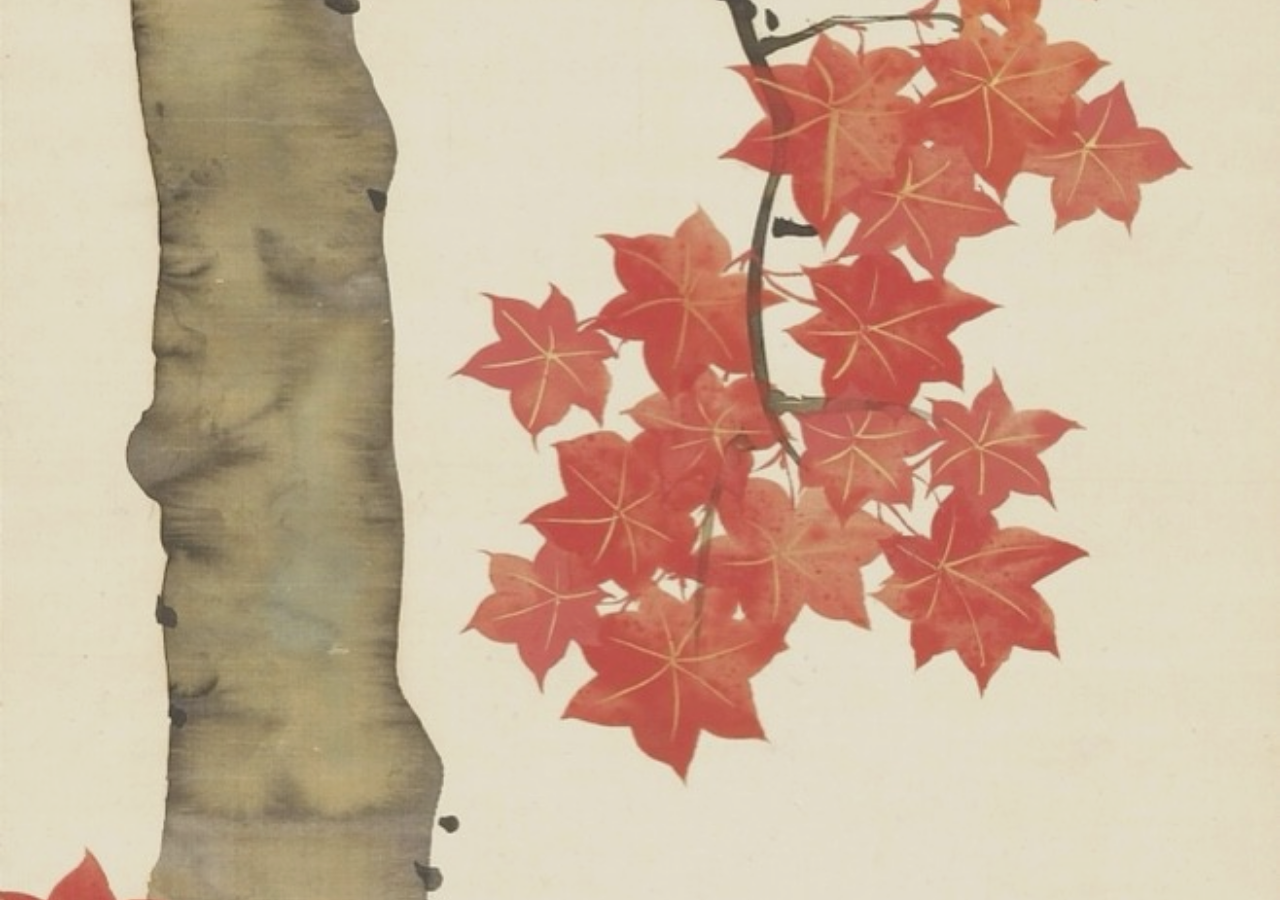
<file: keikobahp-index-autumn/index.html>
<!DOCTYPE html>
<html lang="ja">
<head>
  <meta charset="UTF-8">
  <meta name="viewport" content="width=device-width, initial-scale=1.0">
  <title>鳳聲晴久 稽古場｜東京・千葉の篠笛・能管教室</title>
  <meta name="description" content="篠笛・能管奏者 鳳聲晴久の稽古場（東京・千葉）への入り口です。心静かに音と向き合う、伝統芸能の学びの場。">

  <meta property="og:title" content="鳳聲晴久 稽古場｜東京・千葉の篠笛・能管教室">
  <meta property="og:description" content="篠笛・能管奏者 鳳聲晴久の稽古場。心静かに音と向き合う、伝統芸能の学びの場。">
  <meta property="og:type" content="website">
  <meta property="og:url" content="https://www.edomatsuribayashi.com/">
  <meta property="og:image" content="https://www.edomatsuribayashi.com/images/ogp_phoenix.png">
  <meta name="twitter:card" content="summary_large_image">

  <link rel="icon" type="image/png" href="images/phoenix.png">
  <link href="https://fonts.googleapis.com/css2?family=Zen+Old+Mincho:wght@400;700&display=swap" rel="stylesheet">

  <link rel="stylesheet" href="css/index.css">
</head>
<body>

  <!-- Autumn background -->
  <div id="autumnBg" aria-hidden="true"></div>

  <!-- Maple leaves overlay -->
  <div id="mapleLayer" aria-hidden="true"></div>

  <a href="keikoba.html" class="main-link-container" id="mainLink" aria-label="稽古場トップへ">
    <div class="content-wrapper">
      <div class="phoenix-wrapper fade-in" id="phoenixWrapper">
        <img src="images/phoenix.png" alt="鳳凰" class="phoenix-image img-1">
        <img src="images/phoenix2.png" alt="鳳凰 羽ばたき" class="phoenix-image img-2">
      </div>
      <div class="title-area fade-in-title" id="titleArea">
        <h1>鳳聲晴久稽古場</h1>
      </div>
    </div>
  </a>

  <script src="js/index.js" defer></script>
</body>
</html>
</file>
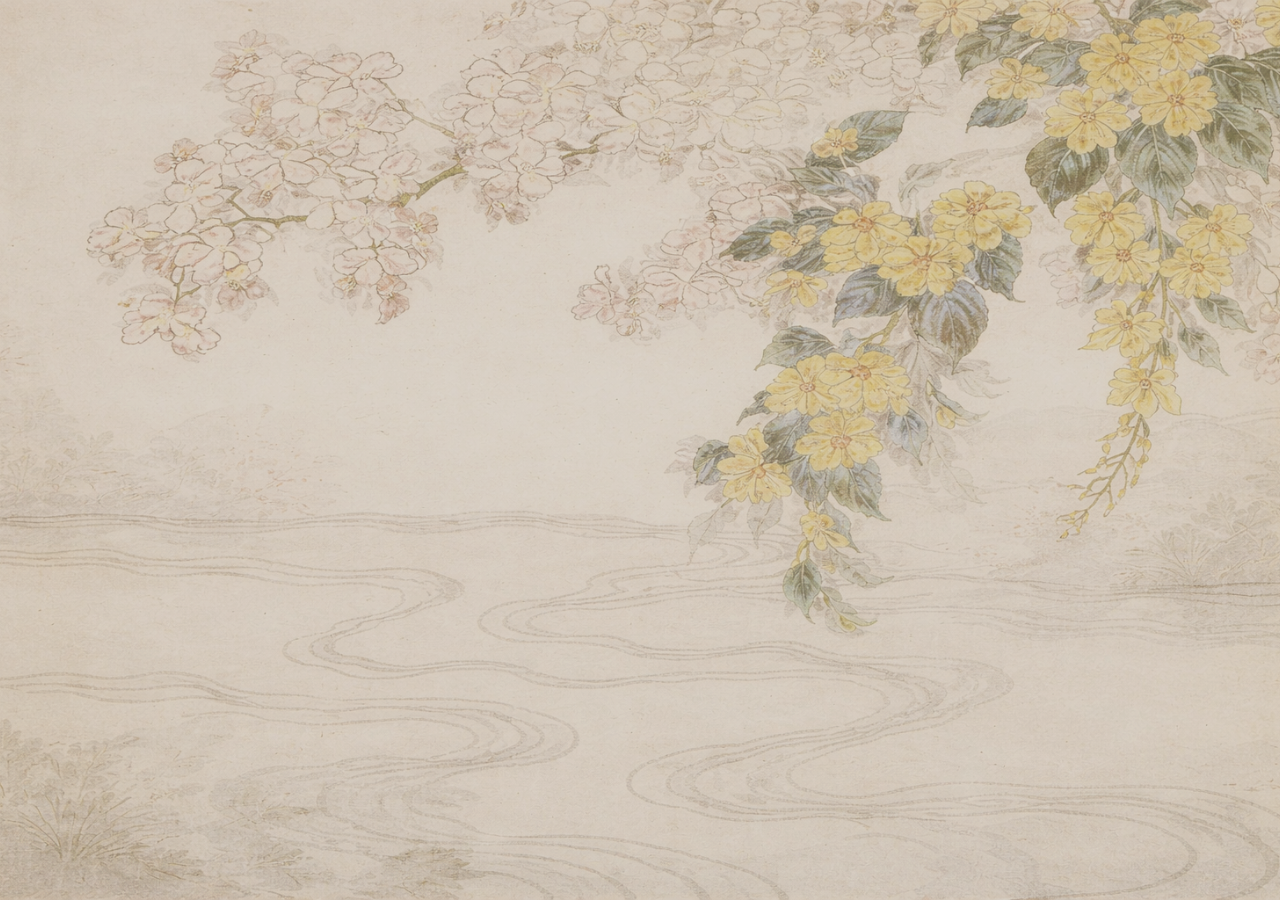
<file: keikobahp-index-spring/index.html>
<!DOCTYPE html>
<html lang="ja">
<head>
  <meta charset="UTF-8">
  <meta name="viewport" content="width=device-width, initial-scale=1.0">

  <title>鳳聲晴久 稽古場｜東京・千葉の篠笛・能管教室</title>
  <meta name="description" content="篠笛・能管奏者 鳳聲晴久の稽古場（東京・千葉）への入り口です。心静かに音と向き合う、伝統芸能の学びの場。">

  <!-- OGP -->
  <meta property="og:title" content="鳳聲晴久 稽古場｜東京・千葉の篠笛・能管教室">
  <meta property="og:description" content="篠笛・能管奏者 鳳聲晴久の稽古場。心静かに音と向き合う、伝統芸能の学びの場。">
  <meta property="og:type" content="website">
  <meta property="og:url" content="https://www.edomatsuribayashi.com/">
  <meta property="og:image" content="https://www.edomatsuribayashi.com/images/ogp_phoenix.png">
  <meta name="twitter:card" content="summary_large_image">

  <!-- favicon / font -->
  <link rel="icon" type="image/png" href="images/phoenix.png">
  <link href="https://fonts.googleapis.com/css2?family=Zen+Old+Mincho:wght@400;700&display=swap" rel="stylesheet">

  <!-- spring css -->
  <link rel="stylesheet" href="css/index.css">
</head>

<body>

  <!-- ===== Spring background ===== -->
  <div id="springOverlay"></div>

  <!-- ===== Spring petals (JS controlled) ===== -->
  <div id="petalBlizzard" aria-hidden="true"></div>

  <!-- ===== Main link ===== -->
  <a href="keikoba.html"
     class="main-link-container"
     id="mainLink"
     aria-label="稽古場トップへ">

    <div class="content-wrapper">
      <div class="phoenix-wrapper fade-in" id="phoenixWrapper">
        <img src="images/phoenix.png"  alt="鳳凰" class="phoenix-image img-1">
        <img src="images/phoenix2.png" alt="鳳凰 羽ばたき" class="phoenix-image img-2">
      </div>

      <div class="title-area fade-in-title" id="titleArea">
        <h1>鳳聲晴久稽古場</h1>
      </div>
    </div>
  </a>

  <!-- spring js -->
  <script src="js/index.js" defer></script>

</body>
</html>
</file>
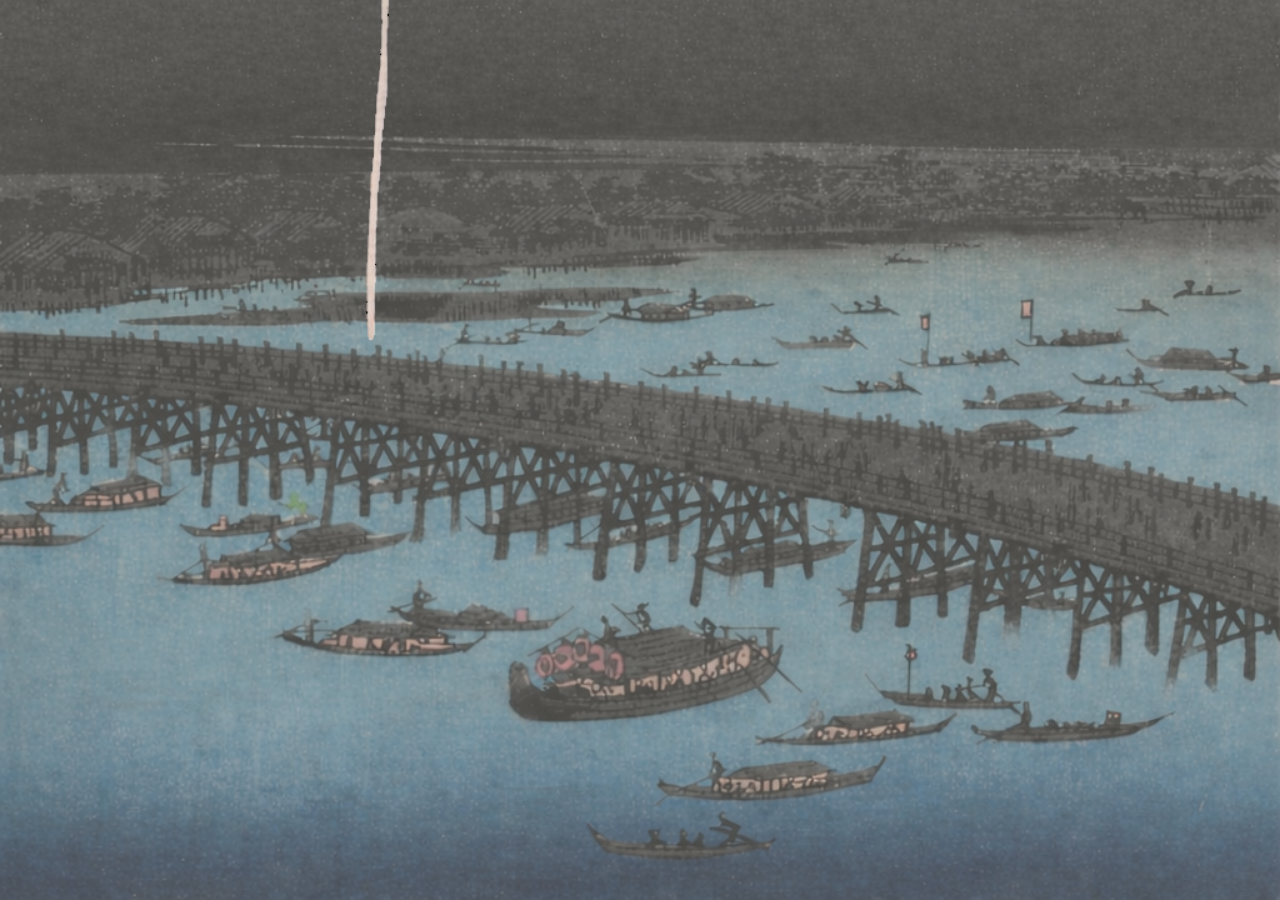
<file: keikobahp-index-summer/index.html>
<!DOCTYPE html>
<html lang="ja">
<head>
    <meta charset="UTF-8">
    <meta name="viewport" content="width=device-width, initial-scale=1.0">
    
    <title>鳳聲晴久 稽古場｜東京・千葉の篠笛・能管教室</title>
    <meta name="description" content="篠笛・能管奏者 鳳聲晴久の稽古場（東京・千葉）への入り口です。心静かに音と向き合う、伝統芸能の学びの場。">

    <meta property="og:title" content="鳳聲晴久 稽古場｜東京・千葉の篠笛・能管教室">
    <meta property="og:description" content="篠笛・能管奏者 鳳聲晴久の稽古場。心静かに音と向き合う、伝統芸能の学びの場。">
    <meta property="og:type" content="website">
    <meta property="og:url" content="https://www.edomatsuribayashi.com/">
    <meta property="og:image" content="https://www.edomatsuribayashi.com/images/ogp_phoenix.png">
    <meta name="twitter:card" content="summary_large_image">
    
    <link rel="icon" type="image/png" href="images/phoenix.png">
    <link href="https://fonts.googleapis.com/css2?family=Zen+Old+Mincho:wght@400;700&display=swap" rel="stylesheet">
  <link rel="stylesheet" href="css/index.css">
</head>
<body>

    
    <!-- Summer overlay background (semi-transparent) -->
    <div id="summerOverlay"></div>

    <!-- Petal blizzard layers (spring) -->
<a href="keikoba.html" class="main-link-container" id="mainLink">
        <div class="content-wrapper">
            <div class="phoenix-wrapper fade-in" id="phoenixWrapper">
                <img src="images/phoenix.png" alt="鳳凰" class="phoenix-image img-1">
                <img src="images/phoenix2.png" alt="鳳凰 羽ばたき" class="phoenix-image img-2">
            </div>
            <div class="title-area fade-in-title" id="titleArea">
                <h1>鳳聲晴久稽古場</h1>
            </div>
        </div>
    </a>
<!-- Firework Animation Layer -->
    <div id="firework-layer" aria-hidden="true">
      <img id="trail-up" src="images/summer/firework_trail_up_leg_fullcanvas.png" alt="">
      <img id="trail-down" src="images/summer/firework_trail_down_leg_fullcanvas.png" alt="">
      <img id="firework-burst" src="images/summer/firework_topright_full_transparent.png" alt="">
    </div>
  <script src="js/index.js" defer></script>
</body>
</html>
</file>
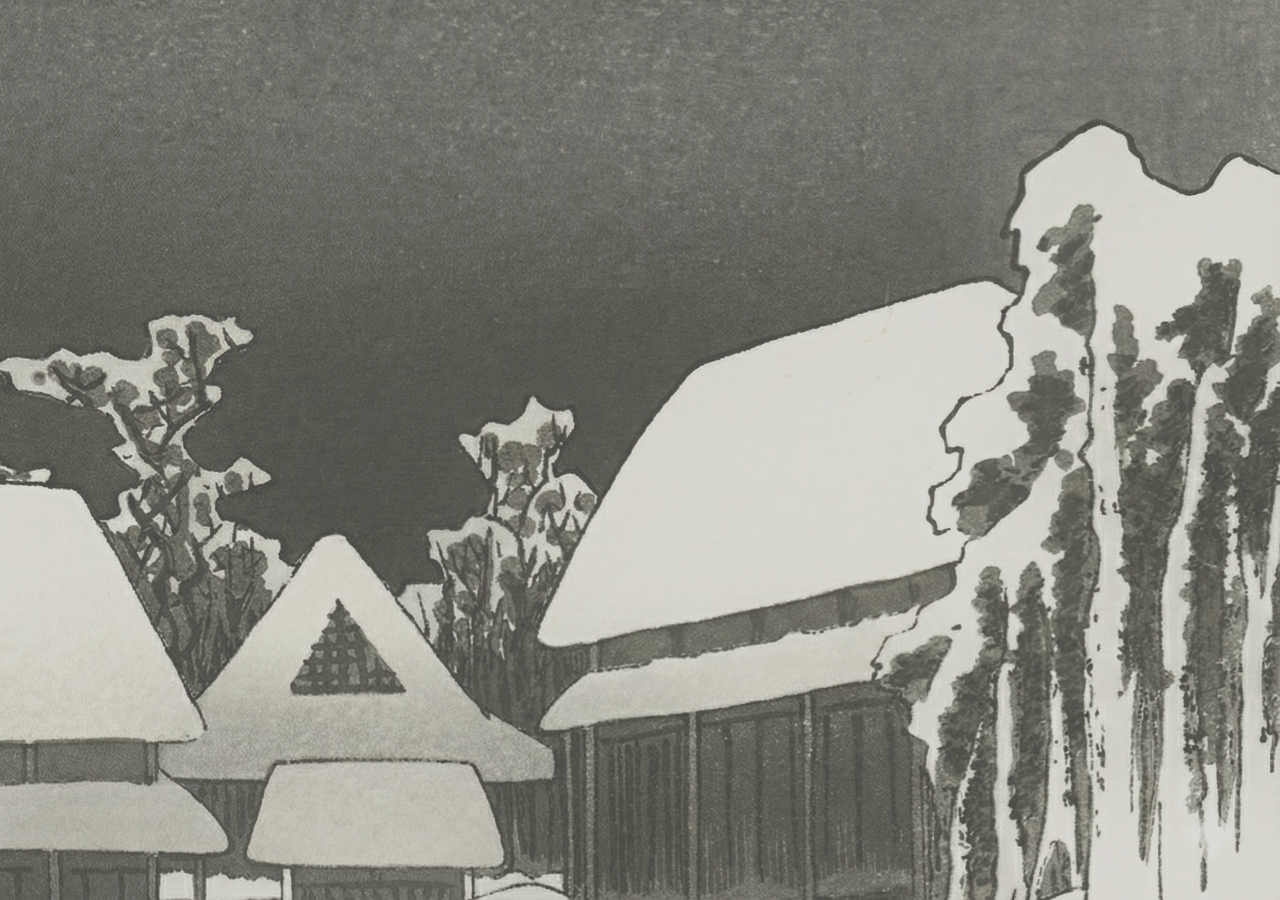
<file: keikobahp-index-winter/index.html>
<!DOCTYPE html>
<html lang="ja">
<head>
  <meta charset="UTF-8">
  <meta name="viewport" content="width=device-width, initial-scale=1.0">
  <title>鳳聲晴久 稽古場｜東京・千葉の篠笛・能管教室</title>
  <meta name="description" content="篠笛・能管奏者 鳳聲晴久の稽古場（東京・千葉）への入り口です。心静かに音と向き合う、伝統芸能の学びの場。">

  <meta property="og:title" content="鳳聲晴久 稽古場｜東京・千葉の篠笛・能管教室">
  <meta property="og:description" content="篠笛・能管奏者 鳳聲晴久の稽古場。心静かに音と向き合う、伝統芸能の学びの場。">
  <meta property="og:type" content="website">
  <meta property="og:url" content="https://www.edomatsuribayashi.com/">
  <meta property="og:image" content="https://www.edomatsuribayashi.com/images/ogp_phoenix.png">
  <meta name="twitter:card" content="summary_large_image">

  <link rel="icon" type="image/png" href="images/phoenix.png">
  <link href="https://fonts.googleapis.com/css2?family=Zen+Old+Mincho:wght@400;700&display=swap" rel="stylesheet">

  <link rel="stylesheet" href="css/index.css">
</head>
<body>

  <!-- Winter overlay background (semi-transparent) -->
  <div id="winterOverlay"></div>

  <!-- Snow falling layers (separate from flicker) -->
  <div id="snowFallLayer" aria-hidden="true">
    <div class="fall l1"></div>
    <div class="fall l2"></div>
    <div class="fall l3"></div>
    <div class="fall l4"></div>
  </div>

  <!-- Snow flicker layers -->
  <div id="snowFlicker" aria-hidden="true">
    <div class="snow snow-t1"></div>
    <div class="snow snow-t2"></div>
    <div class="snow snow-w"></div>
    <div class="snow snow-m"></div>
    <div class="snow snow-s"></div>
  </div>

  <a href="keikoba.html" class="main-link-container" id="mainLink" aria-label="稽古場トップへ">
    <div class="content-wrapper">
      <div class="phoenix-wrapper fade-in" id="phoenixWrapper">
        <img src="images/phoenix.png" alt="鳳凰" class="phoenix-image img-1">
        <img src="images/phoenix2.png" alt="鳳凰 羽ばたき" class="phoenix-image img-2">
      </div>
      <div class="title-area fade-in-title" id="titleArea">
        <h1>鳳聲晴久稽古場</h1>
      </div>
    </div>
  </a>

  <script src="js/index.js" defer></script>
</body>
</html>
</file>
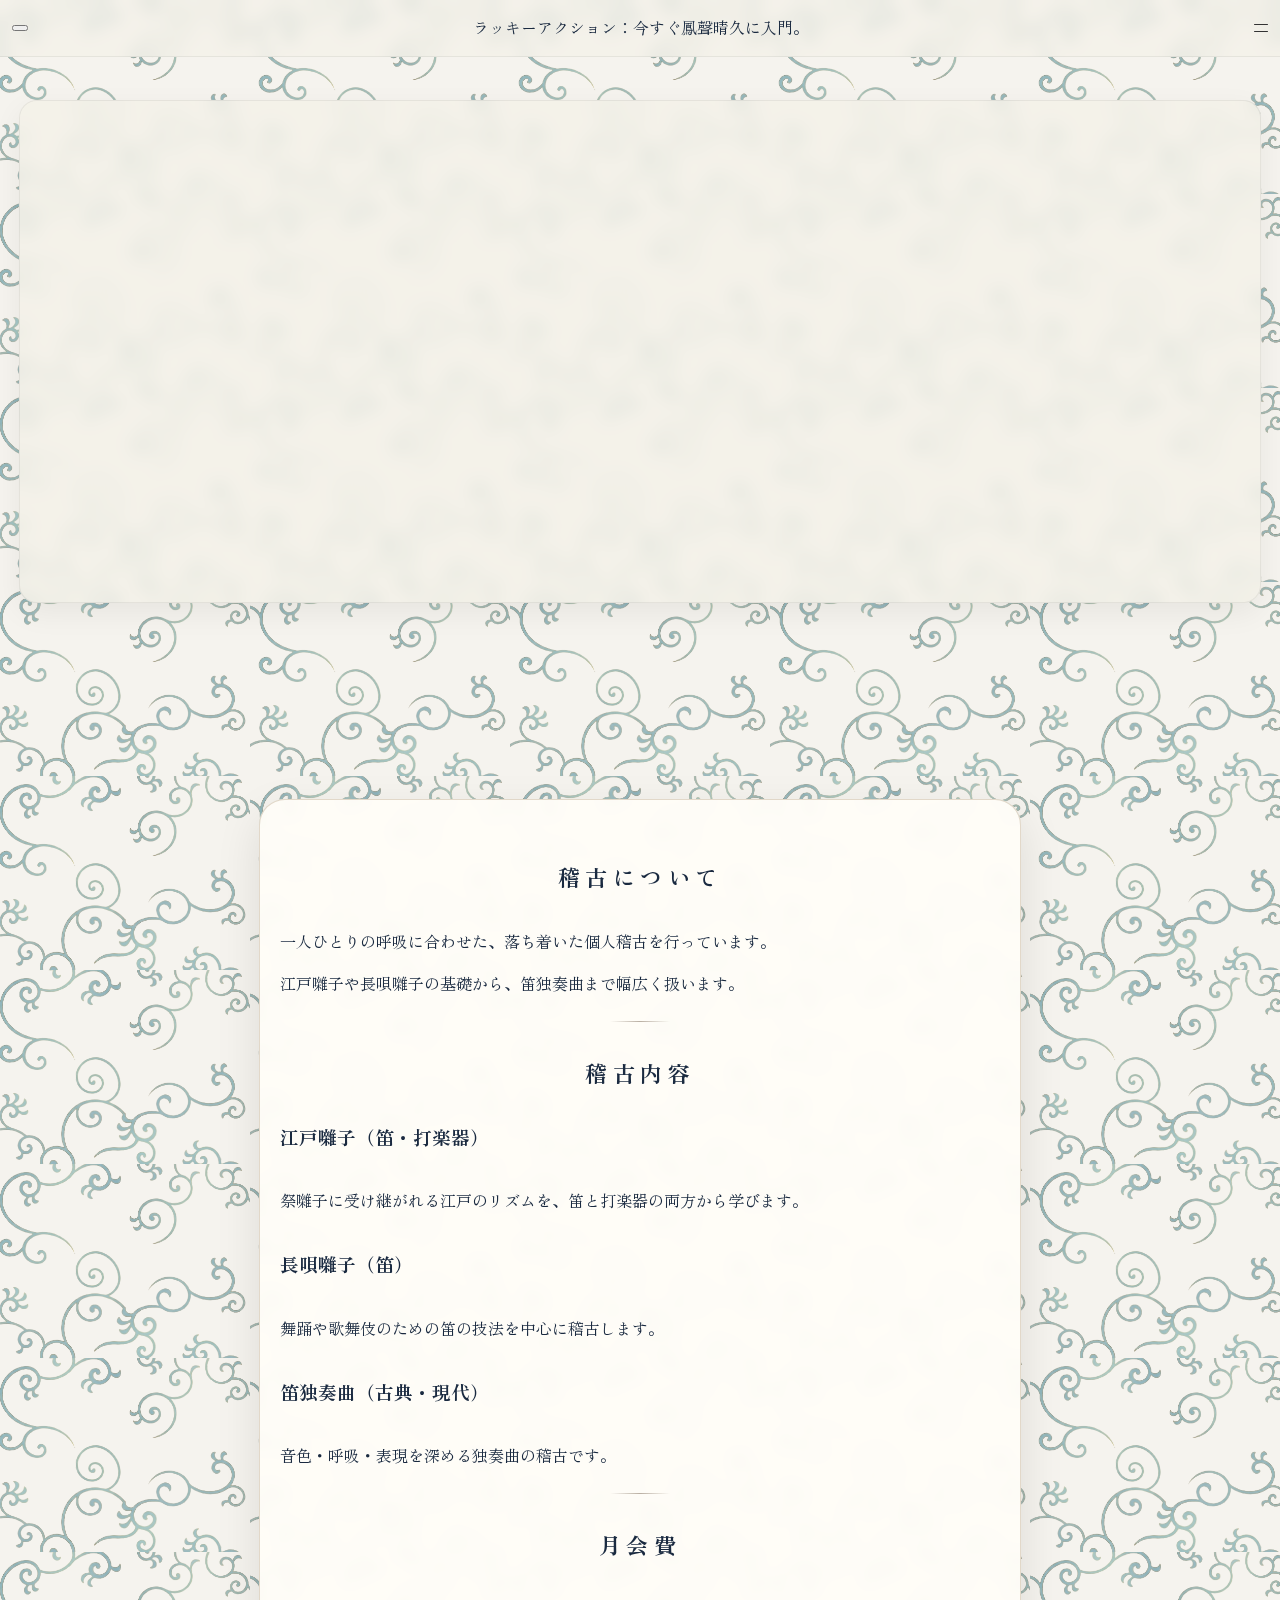
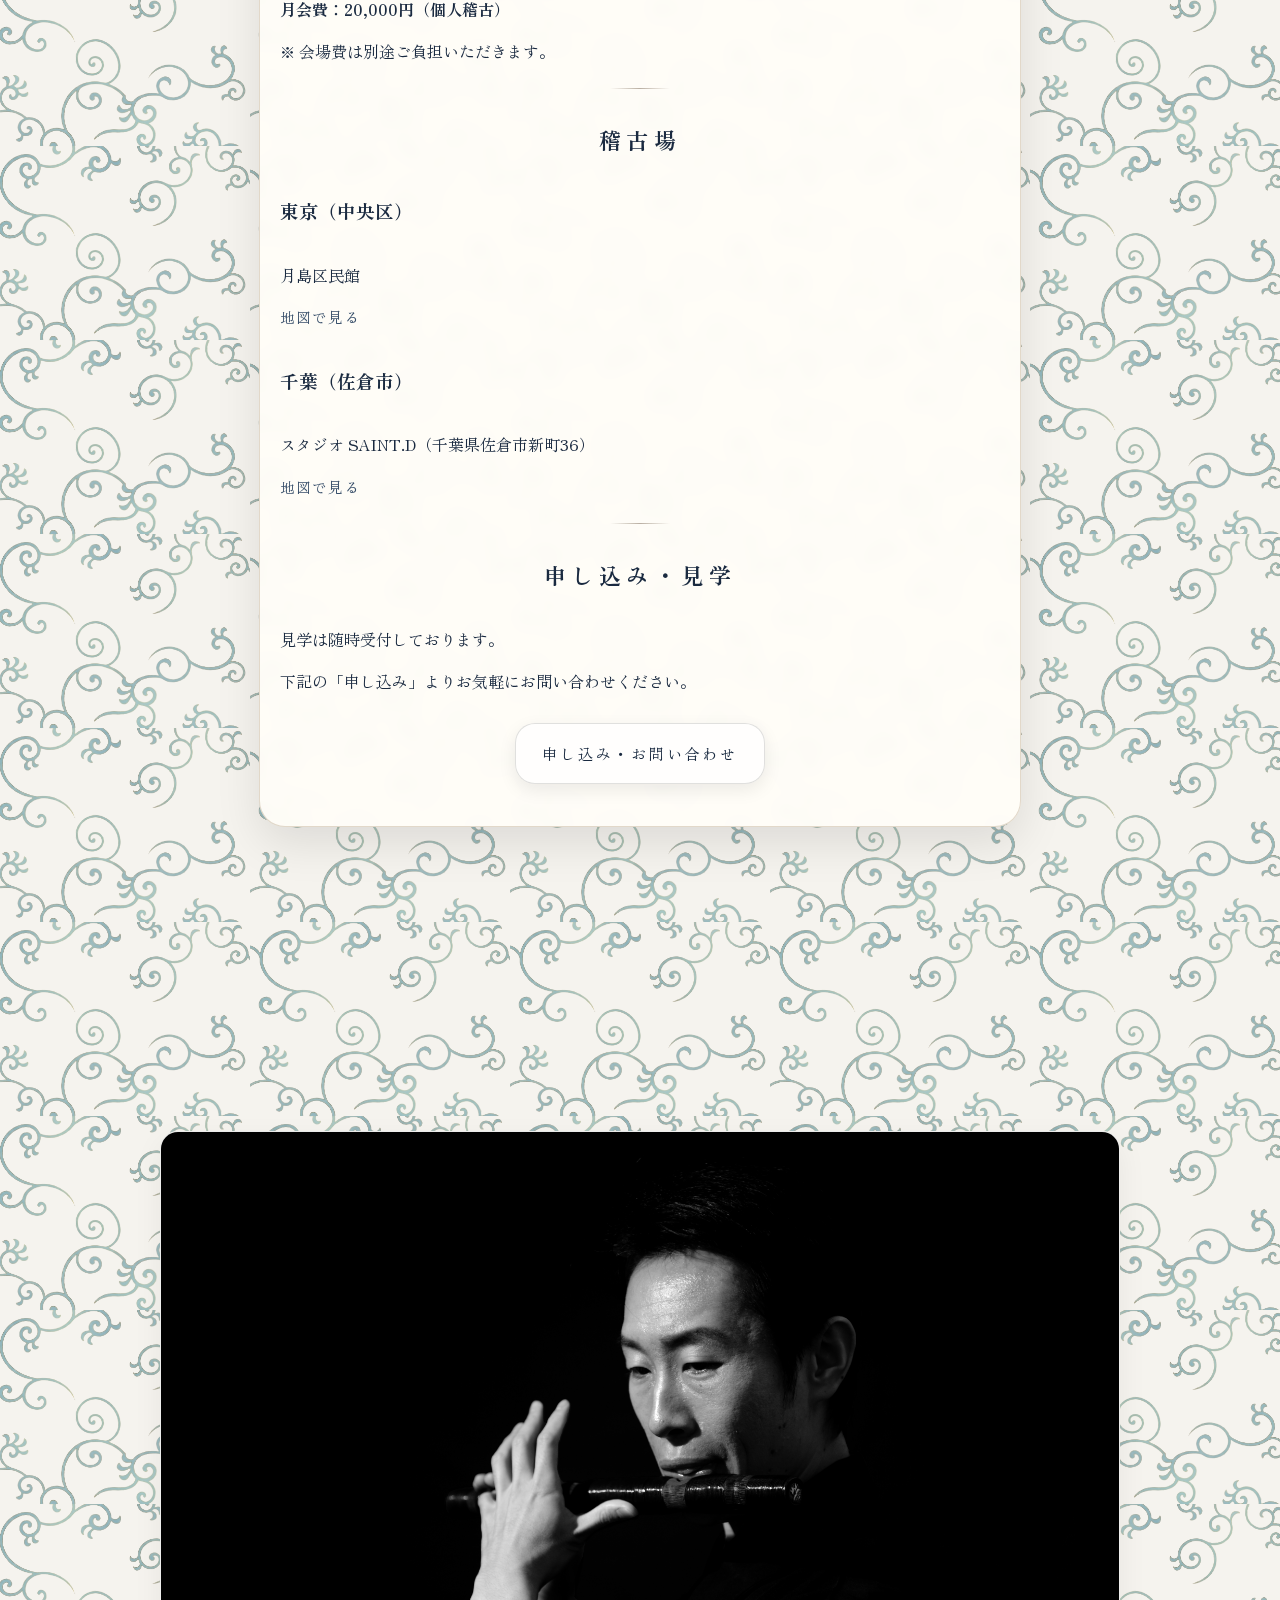
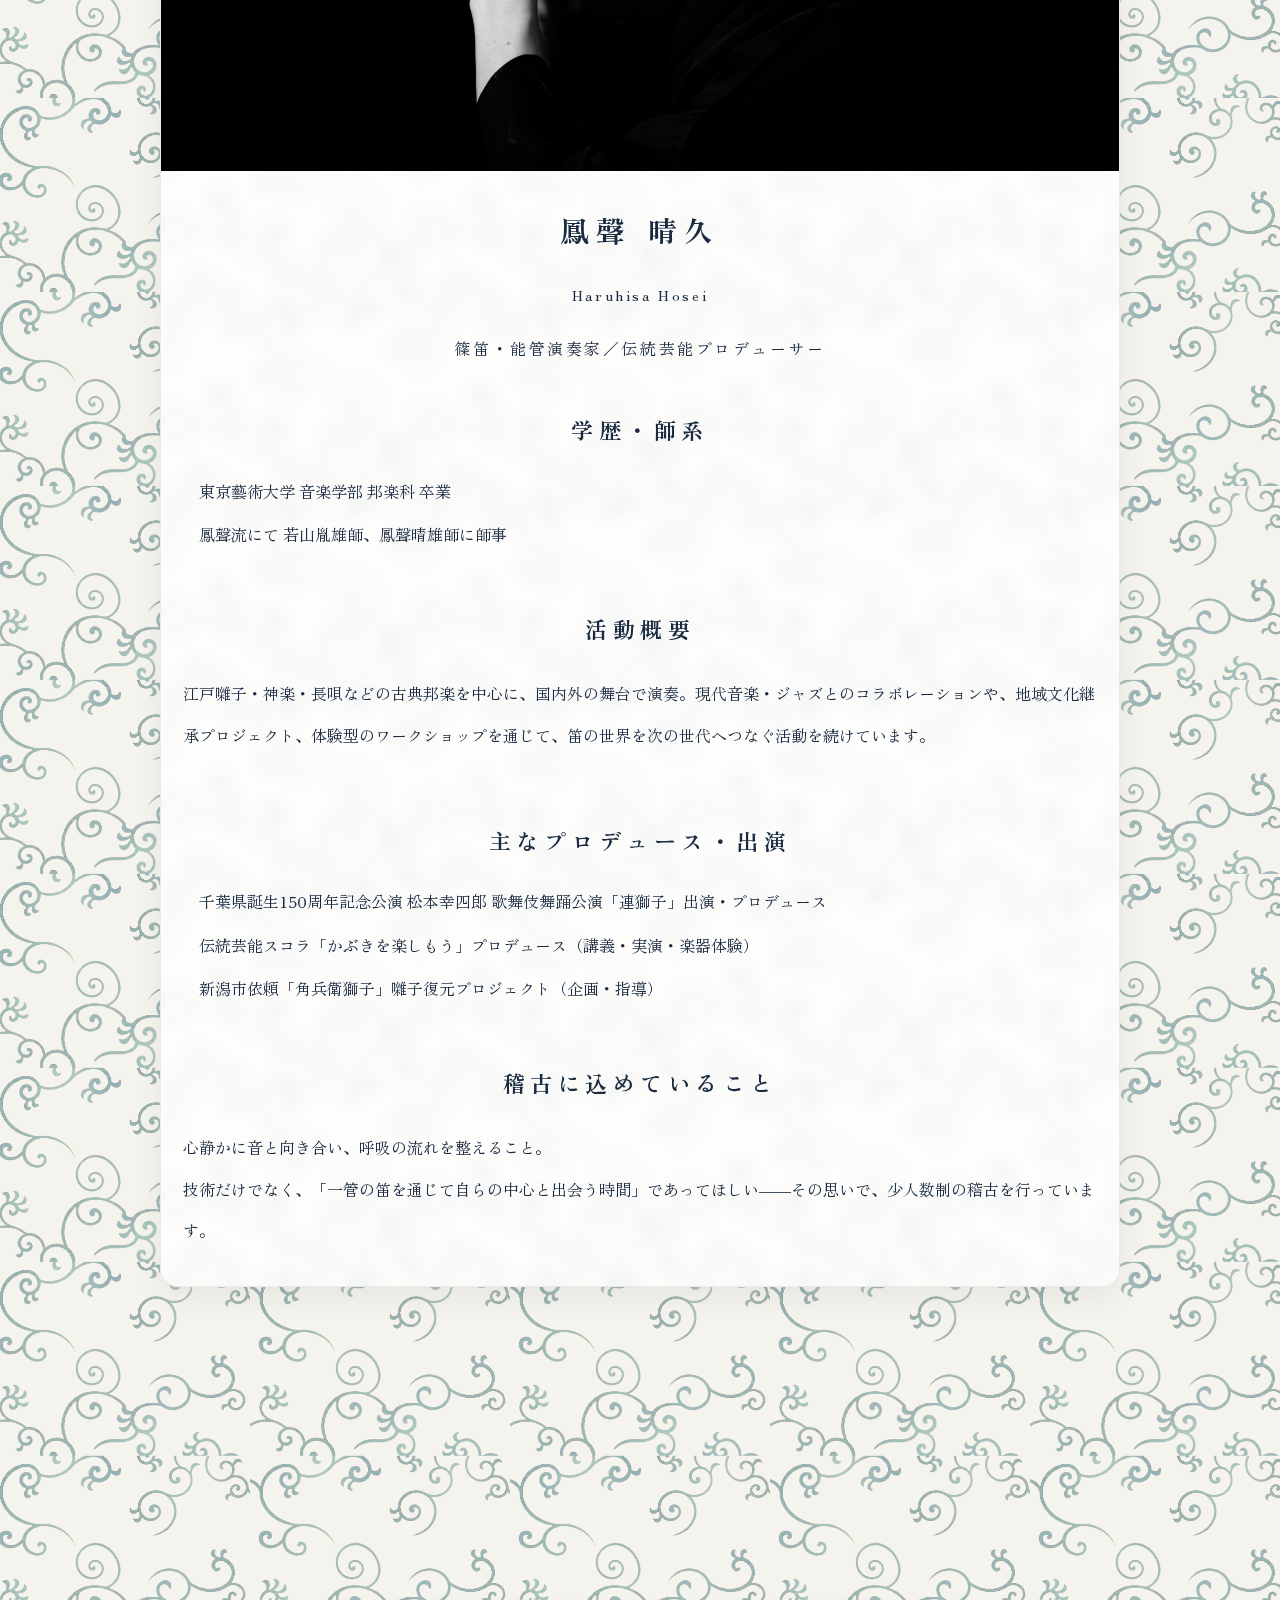
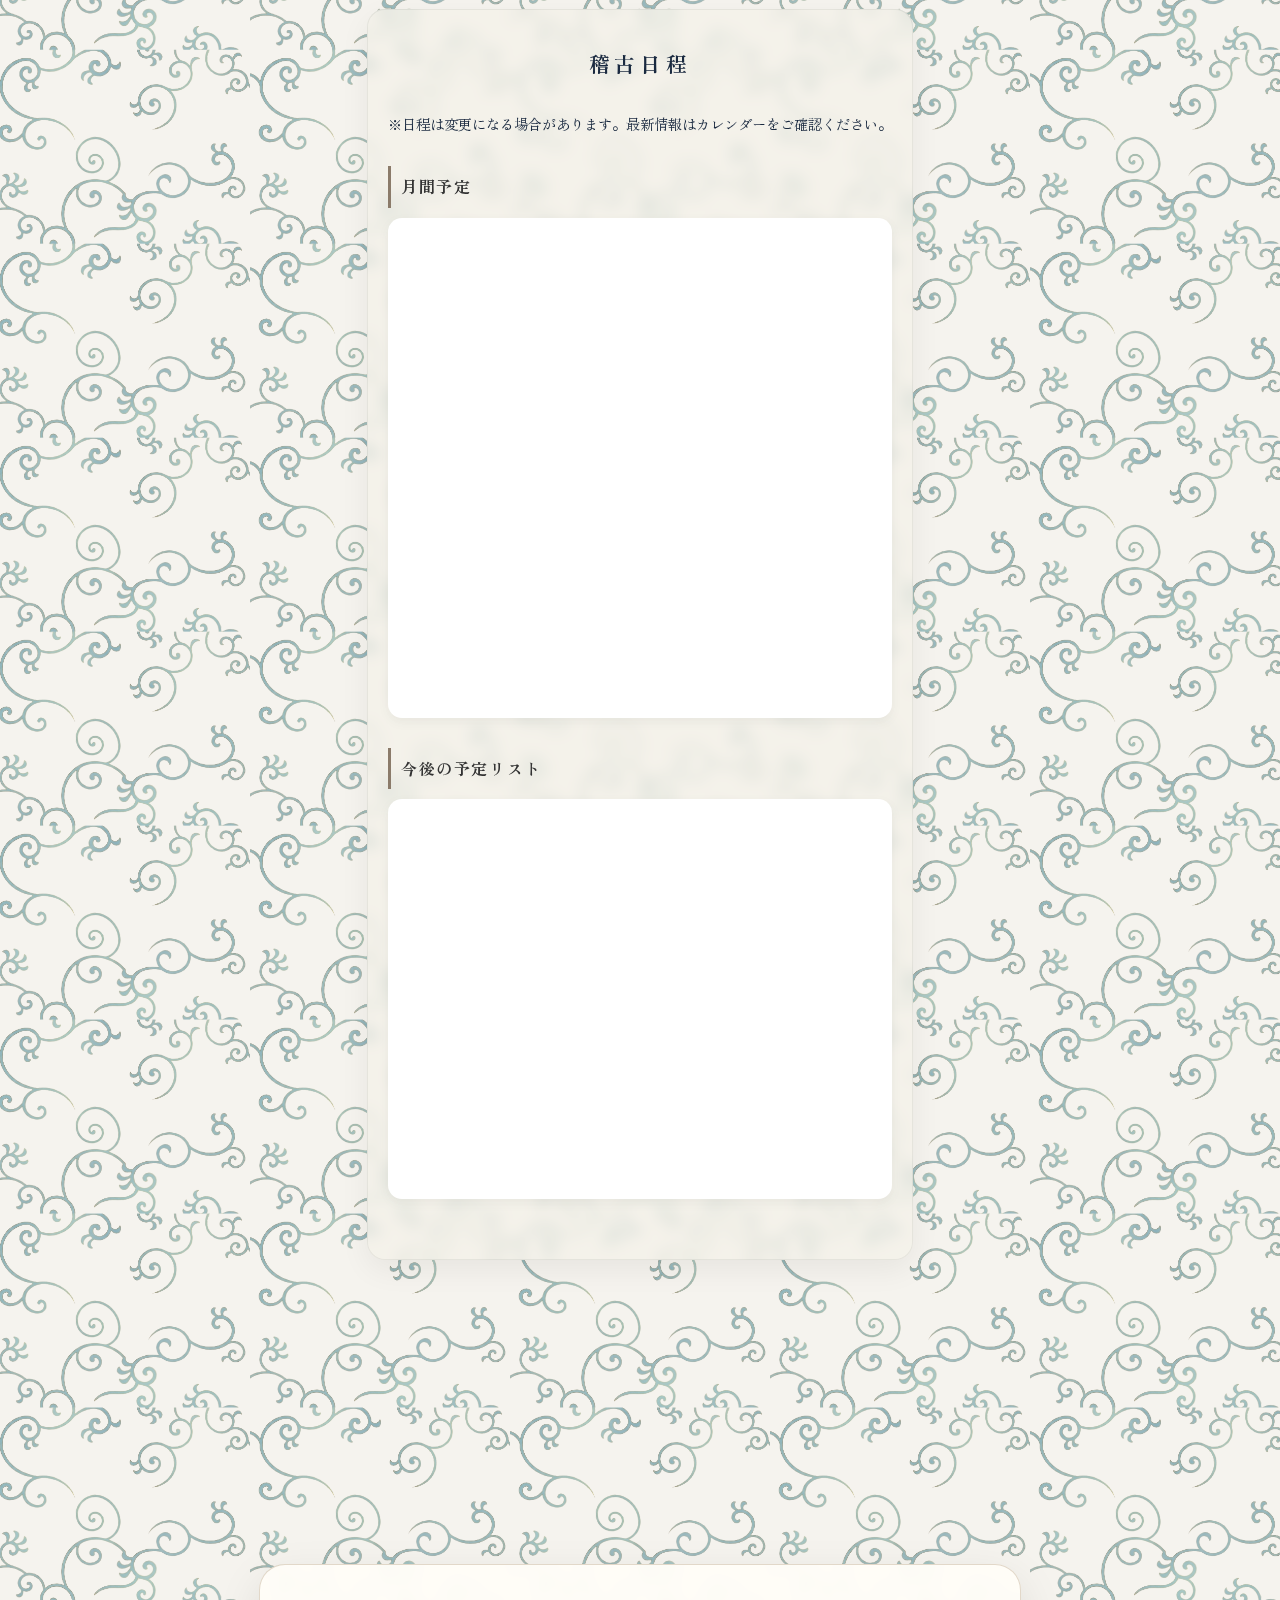
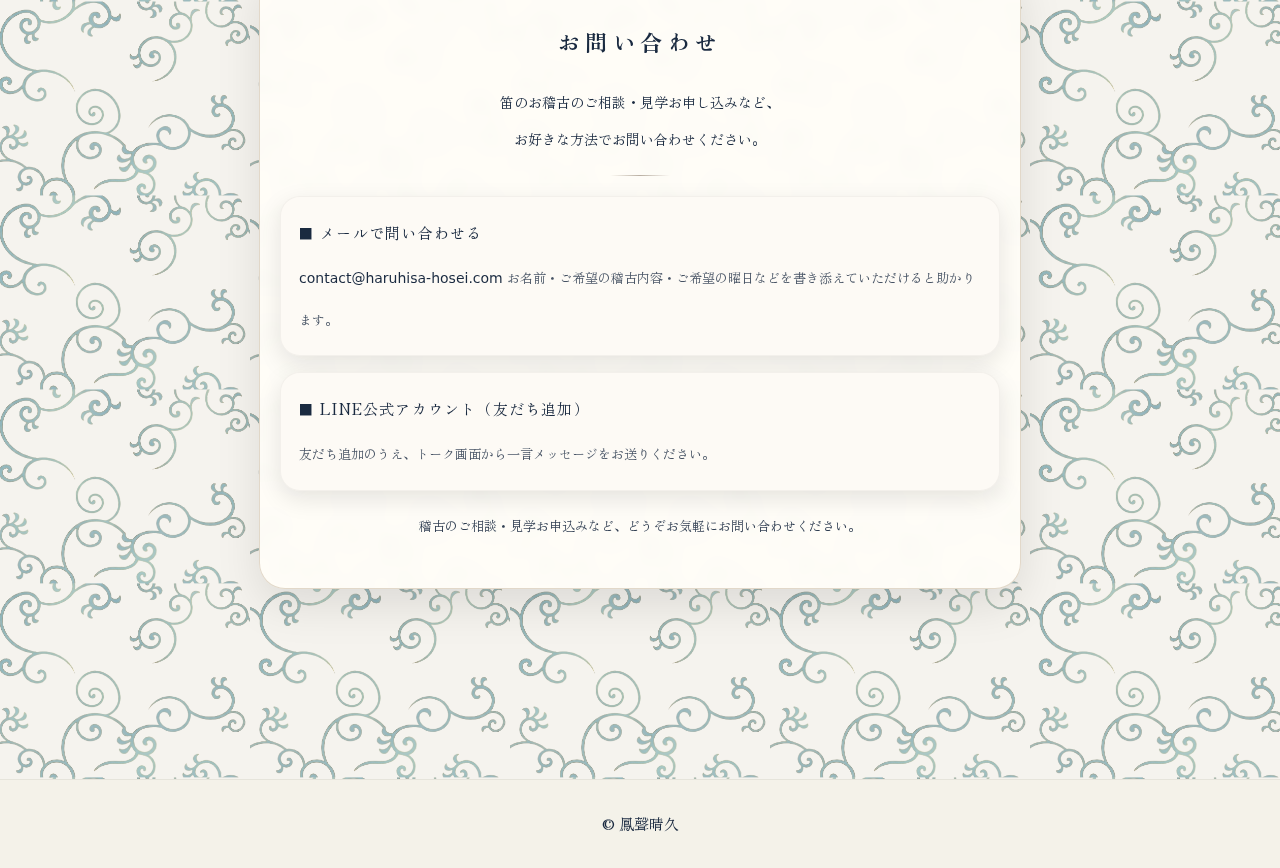
<file: keikoba.html>
<!DOCTYPE html>
<html lang="ja">
<head>
  <meta charset="utf-8"/>
  <meta name="viewport" content="width=device-width, initial-scale=1.0"/>
  <title>鳳聲晴久 稽古場｜東京・千葉の篠笛・能管教室</title>
  <meta name="description" content="篠笛・能管奏者 鳳聲晴久の稽古場（東京・千葉）公式サイト。初心者から経験者まで、江戸囃子や長唄、独奏曲の個人稽古を行っています。心静かに音と向き合う時間を。"/>

  <meta property="og:title" content="鳳聲晴久 稽古場｜東京・千葉の篠笛・能管教室"/>
  <meta property="og:description" content="篠笛・能管奏者 鳳聲晴久の稽古場。心静かに音と向き合う、伝統芸能の学びの場。"/>
  <meta property="og:type" content="website"/>
  <meta property="og:url" content="https://www.edomatsuribayashi.com/"/>
  <meta property="og:image" content="https://www.edomatsuribayashi.com/images/ogp_phoenix.png"/>
  <meta name="twitter:card" content="summary_large_image"/>

  <link rel="icon" type="image/png" href="images/phoenix.png"/>
  <link rel="apple-touch-icon" href="images/apple-touch-icon.png"/>
  <link href="https://fonts.googleapis.com/css2?family=Zen+Old+Mincho:wght@400;700&display=swap" rel="stylesheet"/>

  <link rel="stylesheet" href="css/keikoba.css"/>

  <script>
    window.KEIKO_INTRO_API = "https://keikoba-line-webhook.dic706.workers.dev/intro";
  </script>
</head>
<body class="keikoba-page">

<header class="site-header">
<button id="phoenixBtn" class="phoenix-btn" type="button" aria-label="おみくじ">
          <span class="phoenix-mark" aria-hidden="true"></span>
        </button>
<div id="omikujiBubble" class="omikuji-bubble" aria-hidden="true">
  <div class="omikuji-rank" id="omikujiRank"></div>
  <div class="omikuji-text" id="omikujiText"></div>
  <div class="omikuji-lucky">ラッキーアクション：今すぐ鳳聲晴久に入門。</div>
</div>
<div class="hamburger" id="hamburger">
<span></span>
<span></span>
</div>
</header>
<main class="bg-area">
<nav class="nav-menu" id="navMenu">
  <ul>
    <li><a href="index.html">トップ</a></li>
    <li><a href="#intro">はじめに</a></li>
    <li><a href="#about">稽古について</a></li>
    <li><a href="#profile">鳳聲晴久</a></li>
    <li><a href="#schedule">稽古日程</a></li>
    <li><a href="#contact">お問い合わせ</a></li>
  </ul>
</nav>

<!-- Hero -->
<section id="home">
  <section class="main-text" id="intro">
<div class="text-lines" id="introTextLines">
<div class="text-line">心静かに</div>
<div class="text-line">音と向き合う</div>
<div class="text-line">　</div>
<div class="text-line">日々の喧騒を離れ、</div>
<div class="text-line">一管の笛を通じて</div>
<div class="text-line">自らの呼吸を整える。</div>
</div>
</section>
</section>

<!-- Sections -->
<div class="sections">

  <section class="section-block">
    <main class="main-wrapper">
<section class="panel" id="about">
<h1 class="section-title">稽古について</h1>
<p>
      一人ひとりの呼吸に合わせた、落ち着いた個人稽古を行っています。<br/>
      江戸囃子や長唄囃子の基礎から、笛独奏曲まで幅広く扱います。
    </p>
<hr class="divider"/>
<h2 class="section-title">稽古内容</h2>
<h3 style="margin-top:10px;">江戸囃子（笛・打楽器）</h3>
<p>祭囃子に受け継がれる江戸のリズムを、笛と打楽器の両方から学びます。</p>
<h3>長唄囃子（笛）</h3>
<p>舞踊や歌舞伎のための笛の技法を中心に稽古します。</p>
<h3>笛独奏曲（古典・現代）</h3>
<p>音色・呼吸・表現を深める独奏曲の稽古です。</p>
<hr class="divider"/>
<h2 class="section-title">月会費</h2>
<p>
<strong>月会費：20,000円（個人稽古）</strong><br/>
      ※ 会場費は別途ご負担いただきます。
    </p>
<hr class="divider"/>
<h2 class="section-title">稽古場</h2>
<h3>東京（中央区）</h3>
<p>
      月島区民館<br/>
<a class="map-link" href="https://www.google.com/maps?q=月島区民館" rel="noopener" target="_blank">地図で見る</a>
</p>
<h3>千葉（佐倉市）</h3>
<p>
      スタジオ SAINT.D（千葉県佐倉市新町36）<br/>
<a class="map-link" href="https://www.google.com/maps?q=千葉県佐倉市新町36" rel="noopener" target="_blank">地図で見る</a>
</p>
<hr class="divider"/>
<h2 class="section-title">申し込み・見学</h2>
<p>
      見学は随時受付しております。<br/>
      下記の「申し込み」よりお気軽にお問い合わせください。
    </p>
<div class="apply-button-wrap">
<a class="apply-button" href="#contact">申し込み・お問い合わせ</a>
</div>
</section>
</main>
  </section>

  <section class="section-block">
    <main class="main-wrapper">
<section class="profile-panel" id="profile">
<div class="profile-hero">
<div class="profile-photo-wrap">
<img alt="鳳聲晴久　篠笛・能管演奏" class="profile-photo" src="images/keikobaprofile.jpg"/>
</div>
<div class="profile-heading">
<h1 class="profile-name-ja">鳳聲 晴久</h1>
<div class="profile-name-en">Haruhisa Hosei</div>
<div class="profile-title">篠笛・能管演奏家／伝統芸能プロデューサー</div>
</div>
</div>
<section>
<h2 class="section-title">学歴・師系</h2>
<ul class="profile-list">
<li>東京藝術大学 音楽学部 邦楽科 卒業</li>
<li>鳳聲流にて 若山胤雄師、鳳聲晴雄師に師事</li>
</ul>
</section>
<section>
<h2 class="section-title">活動概要</h2>
<p>江戸囃子・神楽・長唄などの古典邦楽を中心に、国内外の舞台で演奏。現代音楽・ジャズとのコラボレーションや、地域文化継承プロジェクト、体験型のワークショップを通じて、笛の世界を次の世代へつなぐ活動を続けています。</p>
</section>
<section>
<h2 class="section-title">主なプロデュース・出演</h2>
<ul class="profile-list">
<li>千葉県誕生150周年記念公演 松本幸四郎 歌舞伎舞踊公演「連獅子」出演・プロデュース</li>
<li>伝統芸能スコラ「かぶきを楽しもう」プロデュース（講義・実演・楽器体験）</li>
<li>新潟市依頼「角兵衛獅子」囃子復元プロジェクト（企画・指導）</li>
</ul>
</section>
<section>
<h2 class="section-title">稽古に込めていること</h2>
<p>心静かに音と向き合い、呼吸の流れを整えること。<br/>技術だけでなく、「一管の笛を通じて自らの中心と出会う時間」であってほしい――その思いで、少人数制の稽古を行っています。</p>
</section>
</section>
</main>
  </section>

  <section class="section-block">
    <main class="main-wrapper">
<section class="schedule-panel" id="schedule">
<h1 class="schedule-title">稽古日程</h1>
<p class="schedule-note">
      ※日程は変更になる場合があります。最新情報はカレンダーをご確認ください。
    </p>
<div class="calendar-section">
<h2 class="calendar-heading">月間予定</h2>
<div class="calendar-wrap">
<iframe frameborder="0" height="500" scrolling="no" src="https://calendar.google.com/calendar/embed?src=293946f64a5071c0cac1f54aa4507ba4fc5701cb8fe885d07522935b051d2955%40group.calendar.google.com&amp;ctz=Asia%2FTokyo">
</iframe>
</div>
</div>
<div class="calendar-section">
<h2 class="calendar-heading">今後の予定リスト</h2>
<div class="calendar-wrap">
<iframe frameborder="0" height="400" scrolling="no" src="https://calendar.google.com/calendar/embed?src=293946f64a5071c0cac1f54aa4507ba4fc5701cb8fe885d07522935b051d2955%40group.calendar.google.com&amp;ctz=Asia%2FTokyo&amp;mode=AGENDA">
</iframe>
</div>
</div>
</section>
</main>
  </section>

  <section class="section-block">
    
<main class="main-wrapper">
<section class="panel" id="contact">
<h1 class="section-title">お問い合わせ</h1>
<p class="lead-text">
        笛のお稽古のご相談・見学お申し込みなど、<br/>
        お好きな方法でお問い合わせください。
      </p>
<hr class="divider"/>
<div class="contact-cards">
<a class="contact-card" href="mailto:contact@haruhisa-hosei.com">
<span class="contact-label">メールで問い合わせる</span>
<span class="contact-email">contact@haruhisa-hosei.com</span>
<span class="contact-sub">お名前・ご希望の稽古内容・ご希望の曜日などを書き添えていただけると助かります。</span>
</a>
<a class="contact-card" href="https://lin.ee/Z10yG4A" rel="noopener" target="_blank">
<span class="contact-label">LINE公式アカウント（友だち追加）</span>
<span class="contact-sub">友だち追加のうえ、トーク画面から一言メッセージをお送りください。</span>
</a>
</div>
<p class="contact-footer-text">
        稽古のご相談・見学お申込みなど、どうぞお気軽にお問い合わせください。
      </p>
</section>
</main>
</main>
<footer>
    © 鳳聲晴久
  </footer>

  <script src="js/keikoba.js" defer></script>
</body>
</html>
</file>
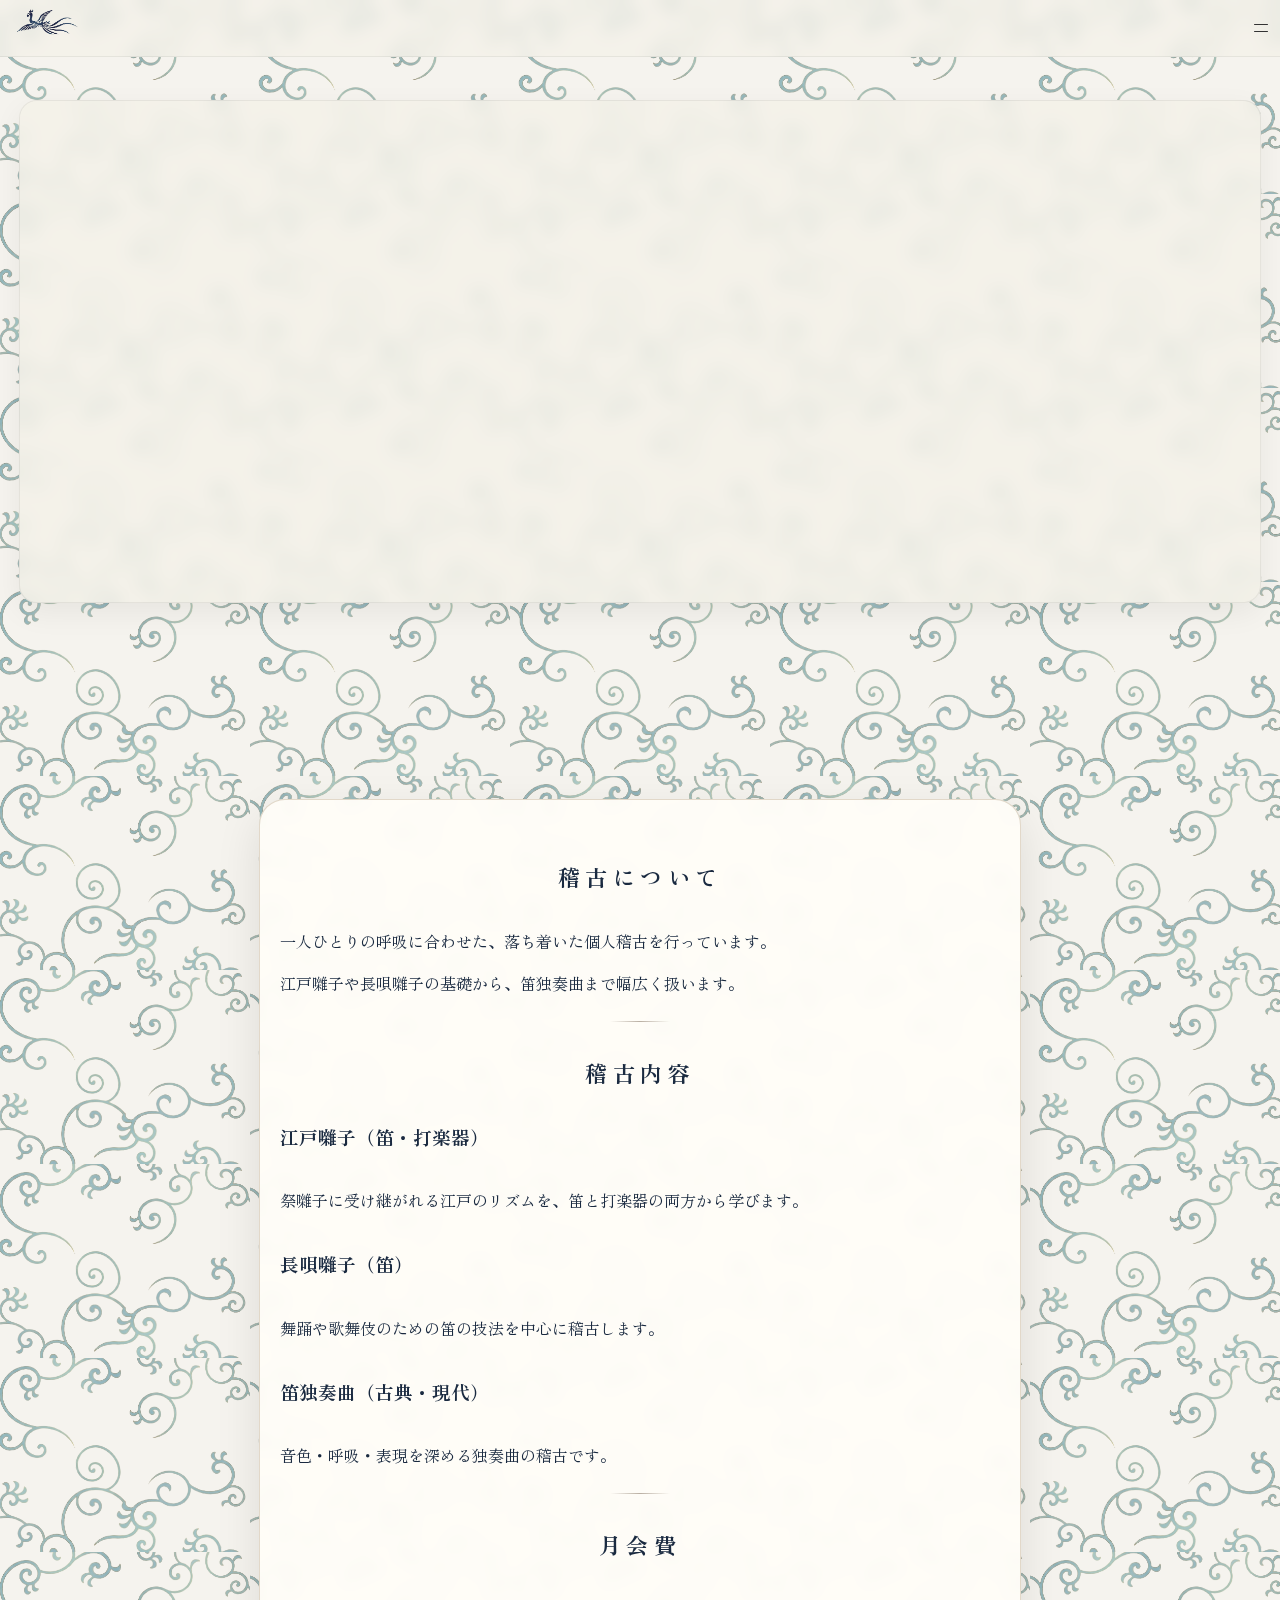
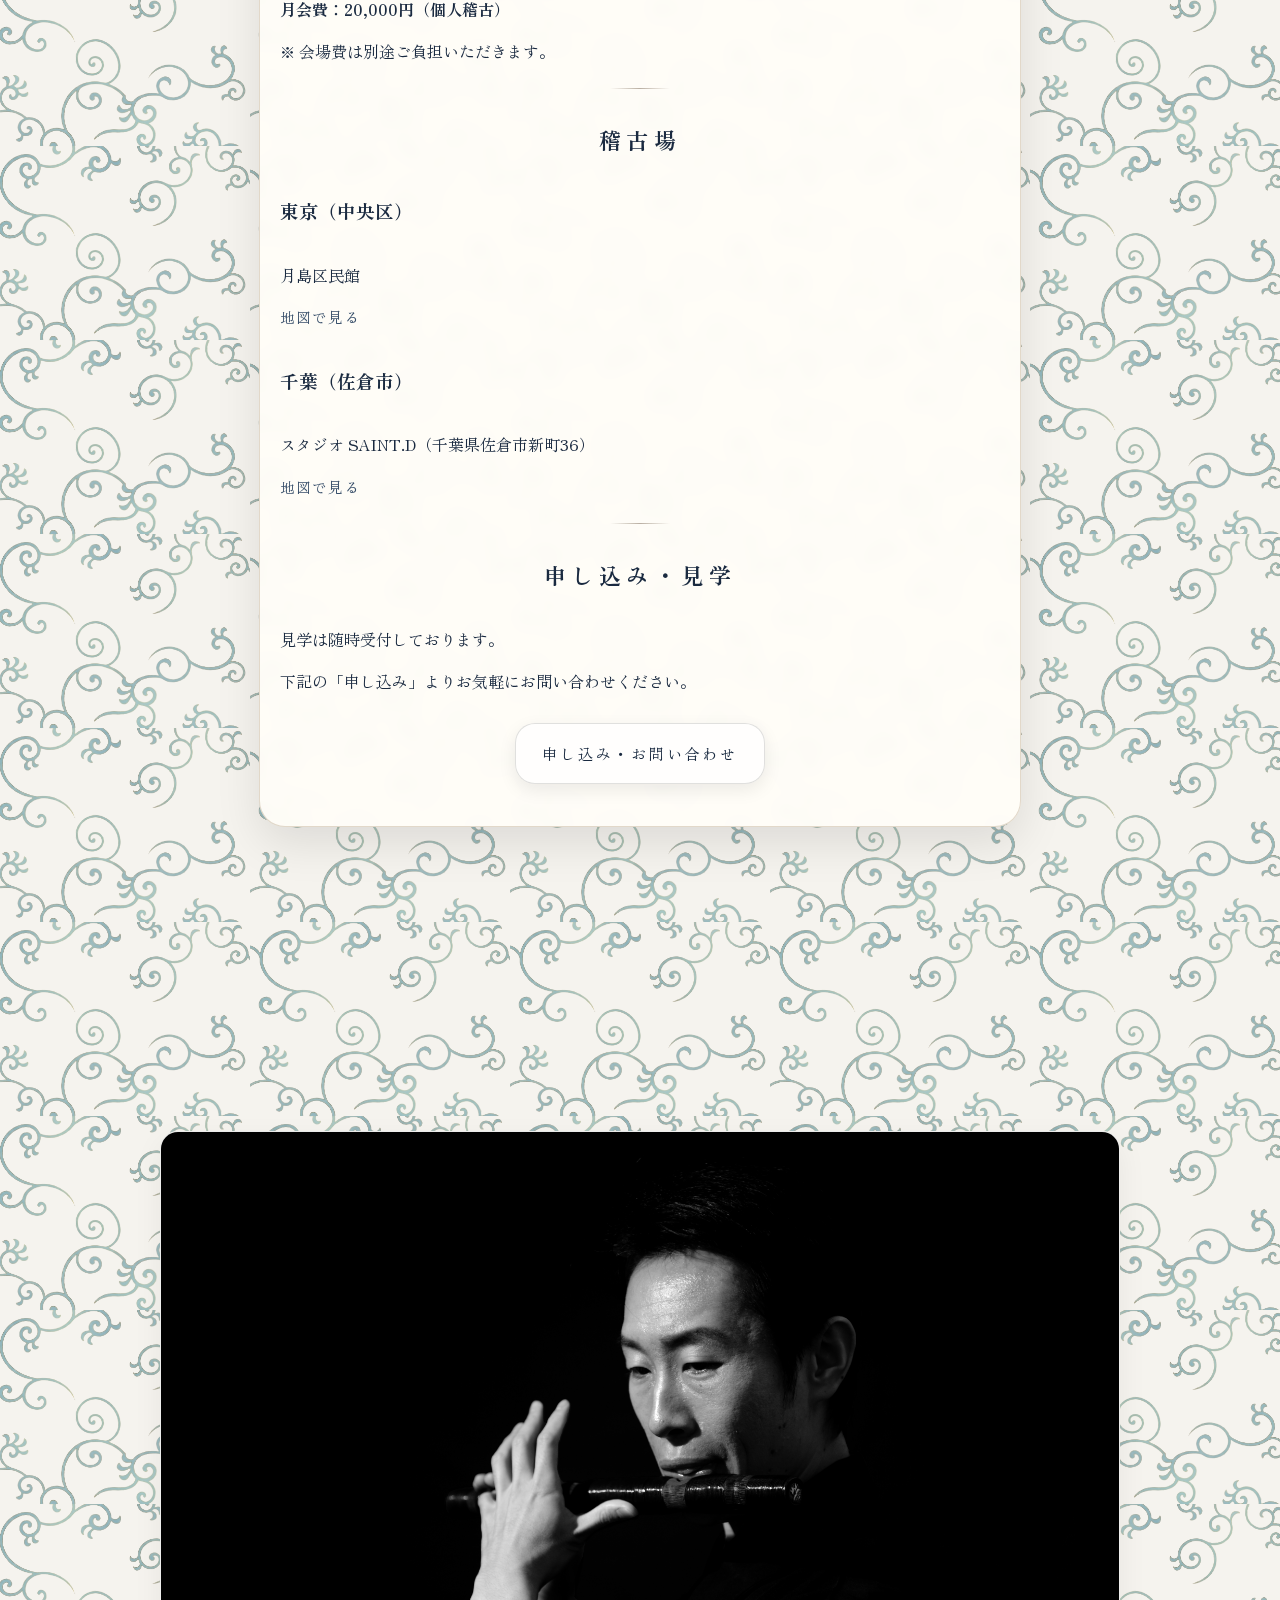
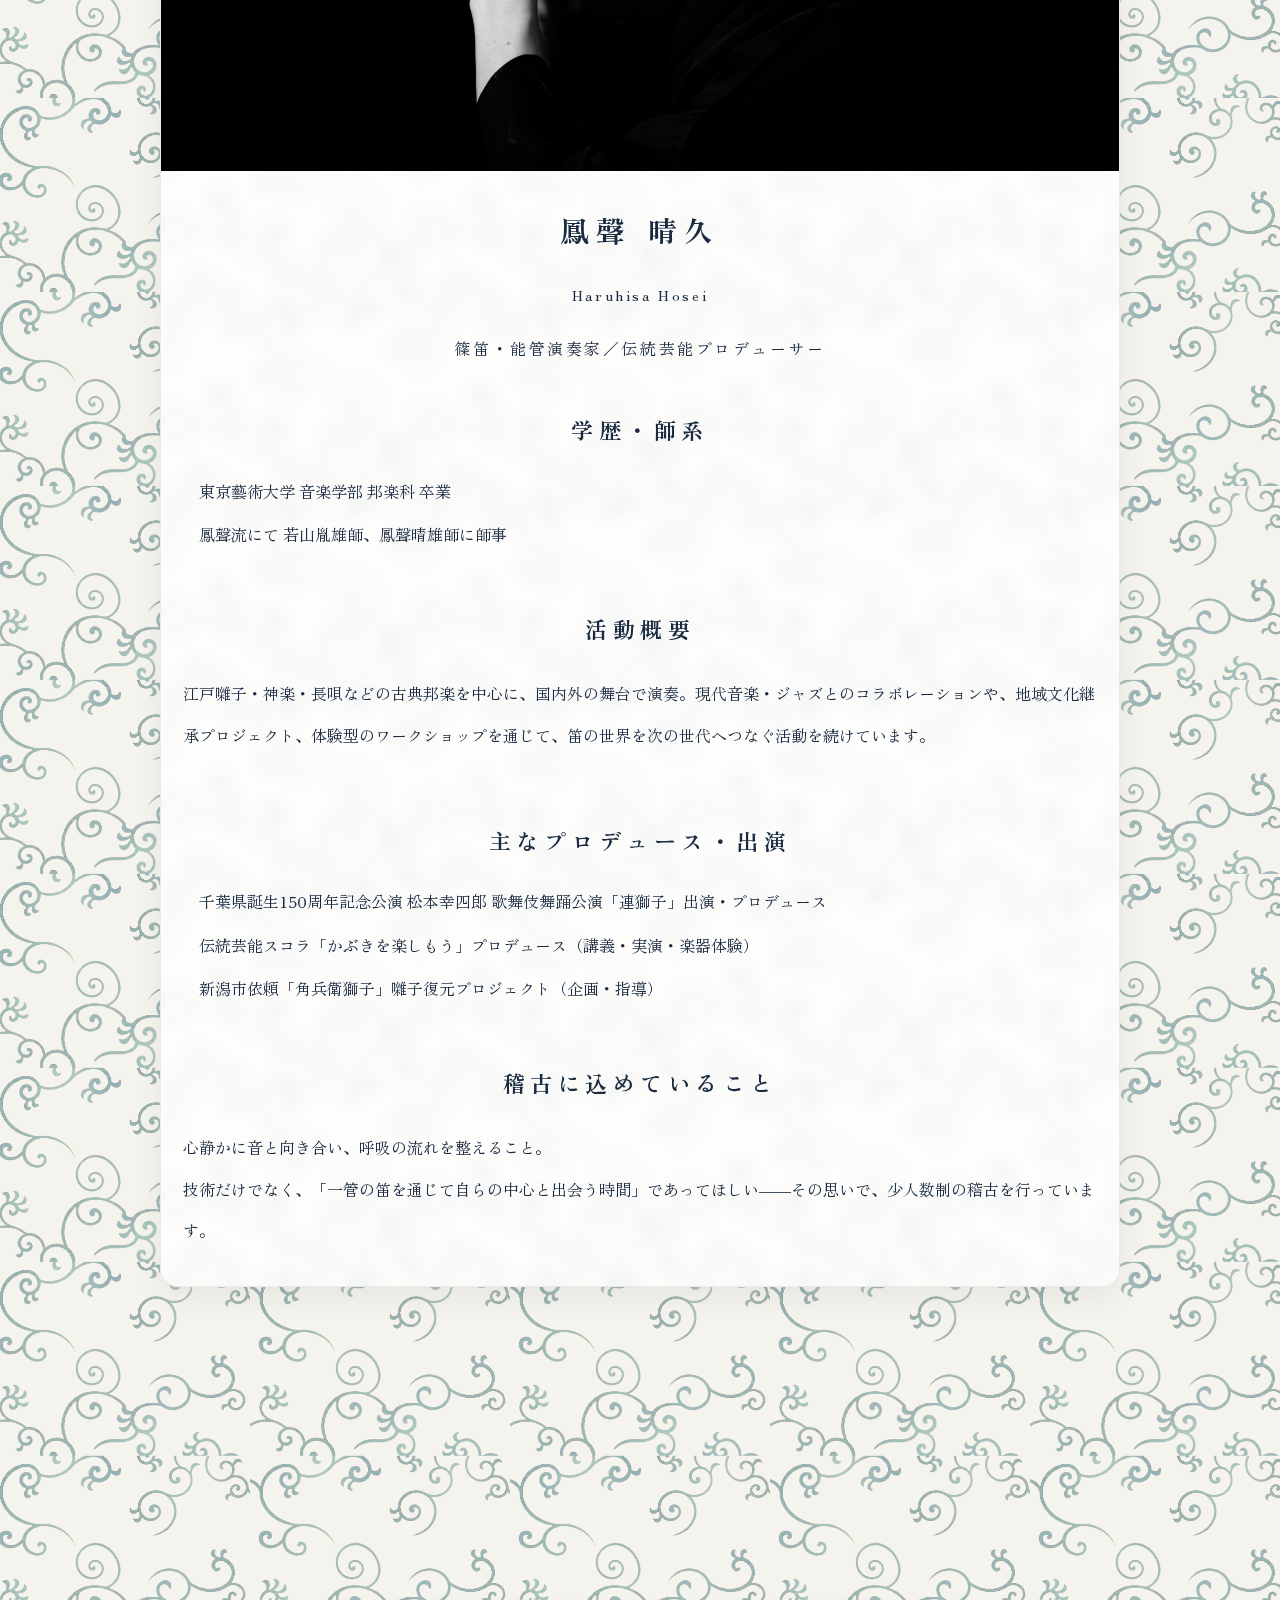
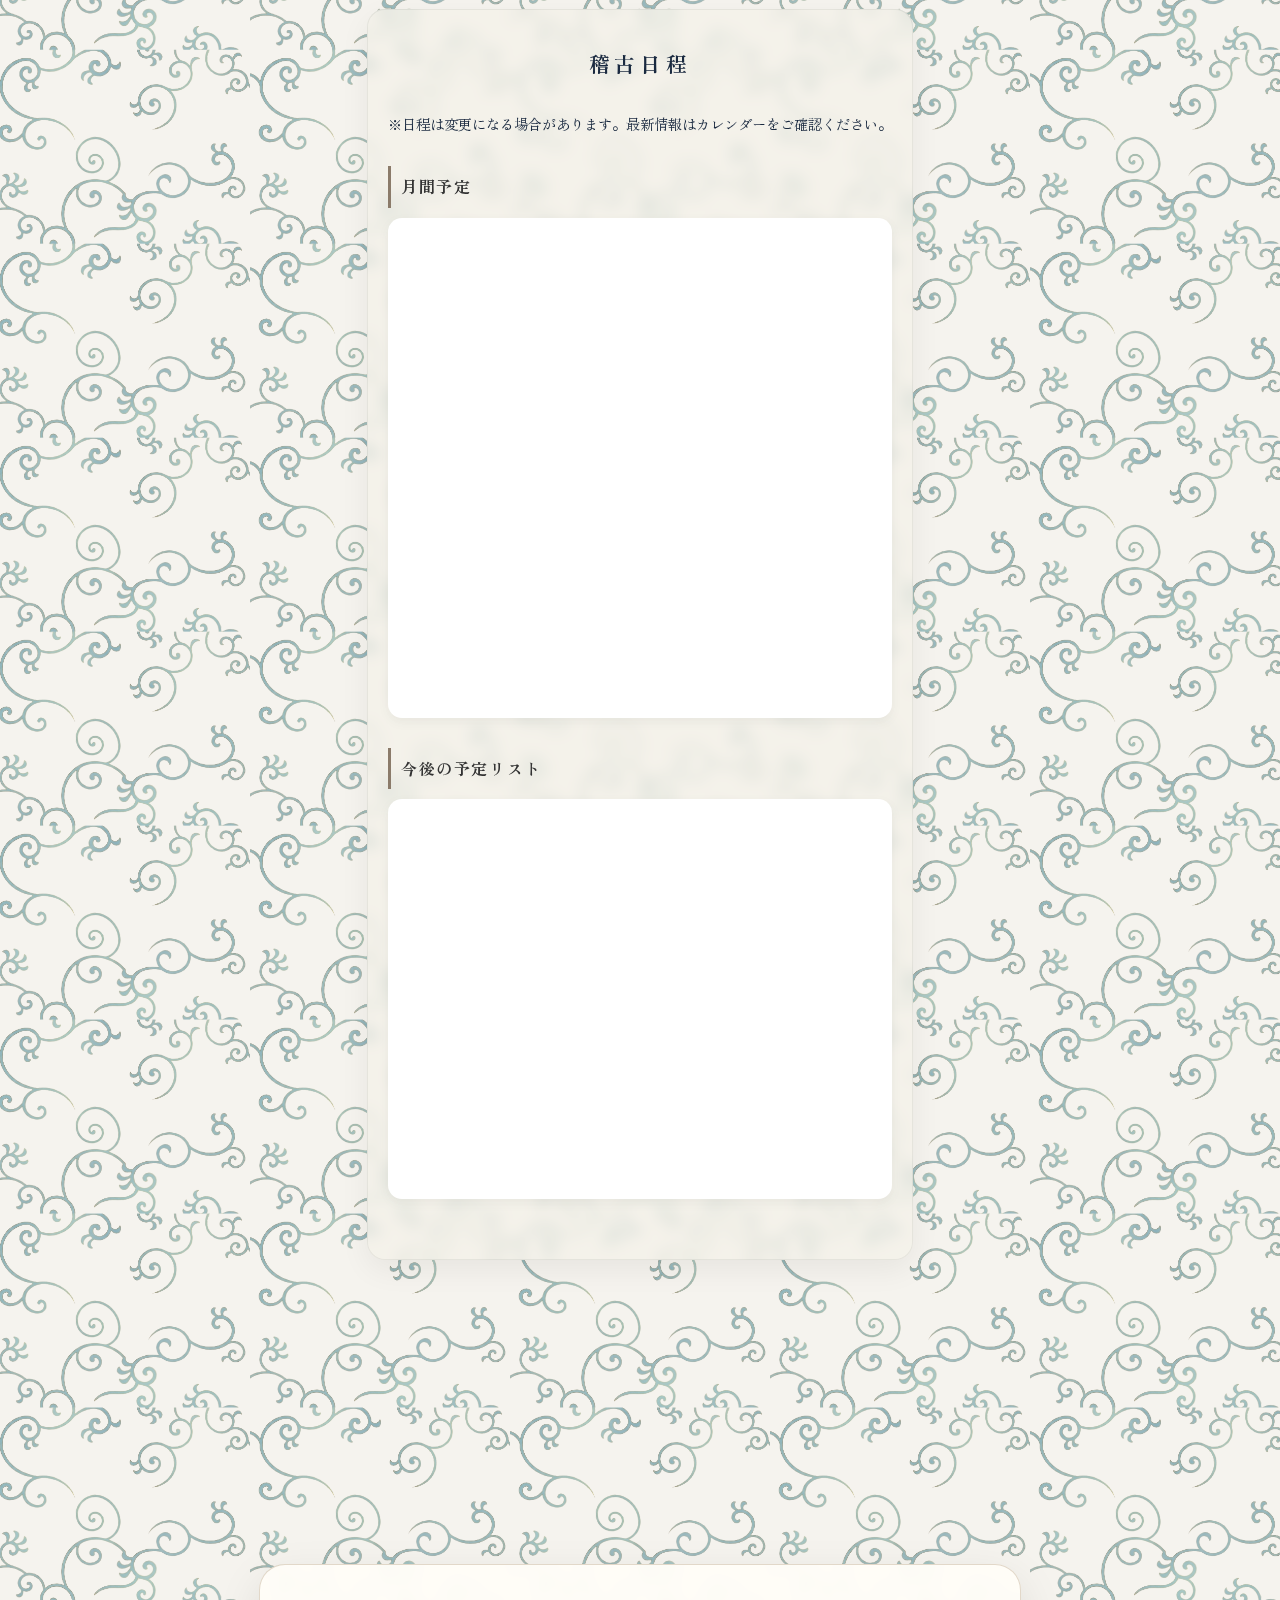
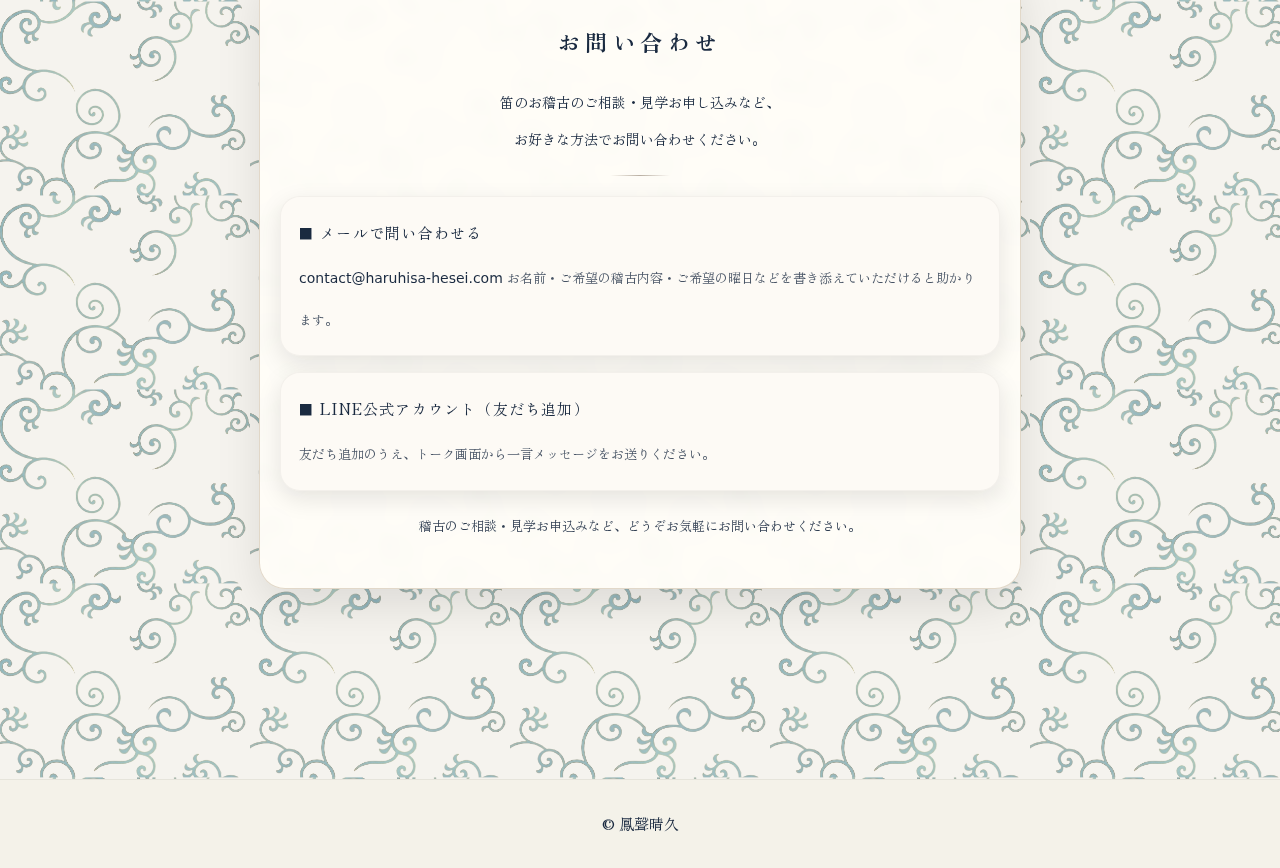
<file: keikobahp-index-autumn/keikoba.html>
<!DOCTYPE html>
<html lang="ja">
<head>
  <meta charset="utf-8"/>
  <meta name="viewport" content="width=device-width, initial-scale=1.0"/>
  <title>鳳聲晴久 稽古場｜東京・千葉の篠笛・能管教室</title>
  <meta name="description" content="篠笛・能管奏者 鳳聲晴久の稽古場（東京・千葉）公式サイト。初心者から経験者まで、江戸囃子や長唄、独奏曲の個人稽古を行っています。心静かに音と向き合う時間を。"/>

  <meta property="og:title" content="鳳聲晴久 稽古場｜東京・千葉の篠笛・能管教室"/>
  <meta property="og:description" content="篠笛・能管奏者 鳳聲晴久の稽古場。心静かに音と向き合う、伝統芸能の学びの場。"/>
  <meta property="og:type" content="website"/>
  <meta property="og:url" content="https://www.edomatsuribayashi.com/"/>
  <meta property="og:image" content="https://www.edomatsuribayashi.com/images/ogp_phoenix.png"/>
  <meta name="twitter:card" content="summary_large_image"/>

  <link rel="icon" type="image/png" href="images/phoenix.png"/>
  <link rel="apple-touch-icon" href="images/apple-touch-icon.png"/>
  <link href="https://fonts.googleapis.com/css2?family=Zen+Old+Mincho:wght@400;700&display=swap" rel="stylesheet"/>

  <link rel="stylesheet" href="css/keikoba.css"/>
</head>
<body class="keikoba-page">

<header class="site-header">
<img alt="鳳凰ロゴ" class="logo-small" src="images/phoenix.png"/>
<div class="hamburger" id="hamburger" id="hamburger">
<span></span>
<span></span>
</div>
</header>
<main class="bg-area">
<nav class="nav-menu" id="navMenu">
  <ul>
    <li><a href="index.html">トップ</a></li>
    <li><a href="#intro">はじめに</a></li>
    <li><a href="#about">稽古について</a></li>
    <li><a href="#profile">鳳聲晴久</a></li>
    <li><a href="#schedule">稽古日程</a></li>
    <li><a href="#contact">お問い合わせ</a></li>
  </ul>
</nav>

<!-- Hero -->
<section id="home">
  <section class="main-text" id="intro">
<div class="text-lines">
<div class="text-line">心静かに</div>
<div class="text-line">音と向き合う</div>
<div class="text-line">　</div>
<div class="text-line">日々の喧騒を離れ、</div>
<div class="text-line">一管の笛を通じて</div>
<div class="text-line">自らの呼吸を整える。</div>
</div>
</section>
</section>

<!-- Sections -->
<div class="sections">

  <section class="section-block">
    <main class="main-wrapper">
<section class="panel" id="about">
<h1 class="section-title">稽古について</h1>
<p>
      一人ひとりの呼吸に合わせた、落ち着いた個人稽古を行っています。<br/>
      江戸囃子や長唄囃子の基礎から、笛独奏曲まで幅広く扱います。
    </p>
<hr class="divider"/>
<h2 class="section-title">稽古内容</h2>
<h3 style="margin-top:10px;">江戸囃子（笛・打楽器）</h3>
<p>祭囃子に受け継がれる江戸のリズムを、笛と打楽器の両方から学びます。</p>
<h3>長唄囃子（笛）</h3>
<p>舞踊や歌舞伎のための笛の技法を中心に稽古します。</p>
<h3>笛独奏曲（古典・現代）</h3>
<p>音色・呼吸・表現を深める独奏曲の稽古です。</p>
<hr class="divider"/>
<h2 class="section-title">月会費</h2>
<p>
<strong>月会費：20,000円（個人稽古）</strong><br/>
      ※ 会場費は別途ご負担いただきます。
    </p>
<hr class="divider"/>
<h2 class="section-title">稽古場</h2>
<h3>東京（中央区）</h3>
<p>
      月島区民館<br/>
<a class="map-link" href="https://www.google.com/maps?q=月島区民館" rel="noopener" target="_blank">地図で見る</a>
</p>
<h3>千葉（佐倉市）</h3>
<p>
      スタジオ SAINT.D（千葉県佐倉市新町36）<br/>
<a class="map-link" href="https://www.google.com/maps?q=千葉県佐倉市新町36" rel="noopener" target="_blank">地図で見る</a>
</p>
<hr class="divider"/>
<h2 class="section-title">申し込み・見学</h2>
<p>
      見学は随時受付しております。<br/>
      下記の「申し込み」よりお気軽にお問い合わせください。
    </p>
<div class="apply-button-wrap">
<a class="apply-button" href="#contact">申し込み・お問い合わせ</a>
</div>
</section>
</main>
  </section>

  <section class="section-block">
    <main class="main-wrapper">
<section class="profile-panel" id="profile">
<div class="profile-hero">
<div class="profile-photo-wrap">
<img alt="鳳聲晴久　篠笛・能管演奏" class="profile-photo" src="images/keikobaprofile.jpg"/>
</div>
<div class="profile-heading">
<h1 class="profile-name-ja">鳳聲 晴久</h1>
<div class="profile-name-en">Haruhisa Hosei</div>
<div class="profile-title">篠笛・能管演奏家／伝統芸能プロデューサー</div>
</div>
</div>
<section>
<h2 class="section-title">学歴・師系</h2>
<ul class="profile-list">
<li>東京藝術大学 音楽学部 邦楽科 卒業</li>
<li>鳳聲流にて 若山胤雄師、鳳聲晴雄師に師事</li>
</ul>
</section>
<section>
<h2 class="section-title">活動概要</h2>
<p>江戸囃子・神楽・長唄などの古典邦楽を中心に、国内外の舞台で演奏。現代音楽・ジャズとのコラボレーションや、地域文化継承プロジェクト、体験型のワークショップを通じて、笛の世界を次の世代へつなぐ活動を続けています。</p>
</section>
<section>
<h2 class="section-title">主なプロデュース・出演</h2>
<ul class="profile-list">
<li>千葉県誕生150周年記念公演 松本幸四郎 歌舞伎舞踊公演「連獅子」出演・プロデュース</li>
<li>伝統芸能スコラ「かぶきを楽しもう」プロデュース（講義・実演・楽器体験）</li>
<li>新潟市依頼「角兵衛獅子」囃子復元プロジェクト（企画・指導）</li>
</ul>
</section>
<section>
<h2 class="section-title">稽古に込めていること</h2>
<p>心静かに音と向き合い、呼吸の流れを整えること。<br/>技術だけでなく、「一管の笛を通じて自らの中心と出会う時間」であってほしい――その思いで、少人数制の稽古を行っています。</p>
</section>
</section>
</main>
  </section>

  <section class="section-block">
    <main class="main-wrapper">
<section class="schedule-panel" id="schedule">
<h1 class="schedule-title">稽古日程</h1>
<p class="schedule-note">
      ※日程は変更になる場合があります。最新情報はカレンダーをご確認ください。
    </p>
<div class="calendar-section">
<h2 class="calendar-heading">月間予定</h2>
<div class="calendar-wrap">
<iframe frameborder="0" height="500" scrolling="no" src="https://calendar.google.com/calendar/embed?src=293946f64a5071c0cac1f54aa4507ba4fc5701cb8fe885d07522935b051d2955%40group.calendar.google.com&amp;ctz=Asia%2FTokyo">
</iframe>
</div>
</div>
<div class="calendar-section">
<h2 class="calendar-heading">今後の予定リスト</h2>
<div class="calendar-wrap">
<iframe frameborder="0" height="400" scrolling="no" src="https://calendar.google.com/calendar/embed?src=293946f64a5071c0cac1f54aa4507ba4fc5701cb8fe885d07522935b051d2955%40group.calendar.google.com&amp;ctz=Asia%2FTokyo&amp;mode=AGENDA">
</iframe>
</div>
</div>
</section>
</main>
  </section>

  <section class="section-block">
    
<main class="main-wrapper">
<section class="panel" id="contact">
<h1 class="section-title">お問い合わせ</h1>
<p class="lead-text">
        笛のお稽古のご相談・見学お申し込みなど、<br/>
        お好きな方法でお問い合わせください。
      </p>
<hr class="divider"/>
<div class="contact-cards">
<a class="contact-card" href="mailto:contact@haruhisa-hesei.com">
<span class="contact-label">メールで問い合わせる</span>
<span class="contact-email">contact@haruhisa-hesei.com</span>
<span class="contact-sub">お名前・ご希望の稽古内容・ご希望の曜日などを書き添えていただけると助かります。</span>
</a>
<a class="contact-card" href="https://lin.ee/Z10yG4A" rel="noopener" target="_blank">
<span class="contact-label">LINE公式アカウント（友だち追加）</span>
<span class="contact-sub">友だち追加のうえ、トーク画面から一言メッセージをお送りください。</span>
</a>
</div>
<p class="contact-footer-text">
        稽古のご相談・見学お申込みなど、どうぞお気軽にお問い合わせください。
      </p>
</section>
</main>
</main>
<footer>
    © 鳳聲晴久
  </footer>

  <script src="js/keikoba.js" defer></script>
</body>
</html>
</file>
<file: keikobahp-index-autumn/css/index.css>
/* =========================
   AUTUMN index styles
   ========================= */

/* 基本設定 */
html, body {
  margin: 0;
  padding: 0;
  height: 100%;
  font-family: 'Zen Old Mincho', serif;
  background-color: #f4f1e8;
  overflow: hidden;
}

.main-link-container {
  display: block;
  position: relative;
  width: 100%;
  height: 100%;
  text-decoration: none;
  color: inherit;
  cursor: pointer;
  -webkit-tap-highlight-color: transparent;
  z-index: 2; /* 本文は上 */
}

.content-wrapper {
  position: absolute;
  top: 50%;
  left: 50%;
  transform: translate(-50%, -50%);
  display: flex;
  flex-direction: row-reverse;
  align-items: center;
  justify-content: center;
  width: 80%;
  max-width: 1000px;
}

/* 画像ラッパー */
.phoenix-wrapper {
  position: relative;
  width: 50%;
  max-width: 500px;
  aspect-ratio: 4 / 3;
  margin-left: -50px;
  transform-origin: center center;
}
.phoenix-image {
  position: absolute;
  top: 0;
  left: 0;
  width: 100%;
  height: auto;
  backface-visibility: hidden;
}

/* 画像1: phoenix.png */
.img-1 { opacity: 1; z-index: 2; }
/* 画像2: phoenix2.png */
.img-2 { opacity: 0; z-index: 1; }

.title-area { writing-mode: vertical-rl; z-index: 1; }

h1 {
  font-size: clamp(2.5rem, 6vw, 5rem);
  letter-spacing: 0.5em;
  margin: 0;
  font-weight: 500;
  line-height: 1.5;
  color: #1a2a40;
  text-shadow:
    1px 1px 2px rgba(255,255,255,0.6),
    -1px 1px 2px rgba(255,255,255,0.6),
    1px -1px 2px rgba(255,255,255,0.6),
    -1px -1px 2px rgba(255,255,255,0.6);
}

/* アニメーション */
@keyframes fadeIn {
  from { opacity: 0; transform: translateY(20px); }
  to   { opacity: 1; transform: translateY(0); }
}
.fade-in { opacity: 0; animation: fadeIn 2.1s ease-out forwards; }
.fade-in-title { opacity: 0; animation: fadeIn 2.1s ease-out 0.5s forwards; }

/* 飛び去る動き */
@keyframes flyMove {
  0%   { transform: translateY(0) scale(1); opacity: 1; }
  100% { transform: translate(-250px, -300px) scale(0.6); opacity: 0; }
}

/* 羽ばたき画像切り替え */
@keyframes flap-img1 { 0%, 49% { opacity: 1; } 50%, 100% { opacity: 0; } }
@keyframes flap-img2 { 0%, 49% { opacity: 0; } 50%, 100% { opacity: 1; } }

/* クラス付与時 */
.is-flying { animation: flyMove 1.2s ease-in forwards !important; }
.is-flying .img-1 { animation: flap-img1 0.2s steps(1) infinite; }
.is-flying .img-2 { animation: flap-img2 0.2s steps(1) infinite; }
.is-fading-out { transition: opacity 0.5s ease; opacity: 0 !important; }

@media (max-width: 768px) {
  .content-wrapper { flex-direction: column; width: 90%; }
  .title-area { writing-mode: horizontal-tb; margin-top: 20px; }
  .phoenix-wrapper { width: 70%; margin-left: 0; }
  h1 { font-size: 2rem; letter-spacing: 0.2em; }
}

/* ===== 秋：背景（掛軸） ===== */
#autumnBg{
  position: fixed;
  inset: 0;
  z-index: 0;
  pointer-events: none;
  background: url("../images/autumn/keikoba_autumn_bk.jpg") center / cover no-repeat;
  opacity: 0.85;
  filter: brightness(0.92) contrast(1.06);
  transform: translateZ(0);
}

/* ===== 秋：楓の葉オーバーレイ ===== */
#mapleLayer{
  position: fixed;
  inset: 0;
  z-index: 3;           /* 本文(2)より上 */
  pointer-events: none;
  overflow: hidden;
}

.maple-leaf{
  position: absolute;
  top: -15vh;
  width: var(--size, 60px);
  height: var(--size, 60px);
  background-size: contain;
  background-repeat: no-repeat;
  background-position: center;
  opacity: var(--op, 0.8);
  transform: translate3d(0,0,0) rotate(var(--rot, 0deg));
  will-change: transform;
  filter: drop-shadow(0 2px 2px rgba(0,0,0,.10));
  animation:
    maple-fall var(--dur, 14s) linear var(--delay, 0s) infinite,
    maple-sway var(--swayDur, 3.2s) ease-in-out calc(var(--delay, 0s) * 0.7) infinite;
}

@keyframes maple-fall{
  to{
    transform:
      translate3d(var(--dx, 0px), 115vh, 0)
      rotate(calc(var(--rot, 0deg) + var(--spin, 720deg)));
  }
}

@keyframes maple-sway{
  0%   { margin-left: 0; }
  50%  { margin-left: var(--sway, 0px); }
  100% { margin-left: 0; }
}

/* Reduce Motion の場合でも「表示はする」（動きだけ止める） */
@media (prefers-reduced-motion: reduce){
  .maple-leaf{
    animation: none !important;
    opacity: 0.55;
    transform: translate3d(0, 12vh, 0) rotate(var(--rot, 0deg));
  }
}
</file>
<file: keikobahp-index-spring/css/index.css>
/* 基本設定 */
        body, html { margin: 0; padding: 0; height: 100%; font-family: 'Zen Old Mincho', serif; background-color: #f4f1e8; overflow: hidden; }
        .main-link-container { display: block; position: relative; width: 100%; height: 100%; text-decoration: none; color: inherit; cursor: pointer; -webkit-tap-highlight-color: transparent; 
  z-index: 2;
}

        .content-wrapper { position: absolute; top: 50%; left: 50%; transform: translate(-50%, -50%); display: flex; flex-direction: row-reverse; align-items: center; justify-content: center; width: 80%; max-width: 1000px; }

        /* 画像ラッパー */
        .phoenix-wrapper { position: relative; width: 50%; max-width: 500px; aspect-ratio: 4 / 3; margin-left: -50px; transform-origin: center center; }
        .phoenix-image { position: absolute; top: 0; left: 0; width: 100%; height: auto; backface-visibility: hidden; }

        /* 画像1: phoenix.png */
        .img-1 { opacity: 1; z-index: 2; }
        /* 画像2: phoenix2.png */
        .img-2 { opacity: 0; z-index: 1; }

        .title-area { writing-mode: vertical-rl; z-index: 1; }
        h1 { font-size: clamp(2.5rem, 6vw, 5rem); letter-spacing: 0.5em; margin: 0; font-weight: 500; line-height: 1.5; color: #1a2a40; text-shadow: 1px 1px 2px rgba(255,255,255,0.6),-1px 1px 2px rgba(255,255,255,0.6),1px -1px 2px rgba(255,255,255,0.6),-1px -1px 2px rgba(255,255,255,0.6); }

        /* アニメーション */
        @keyframes fadeIn { from { opacity: 0; transform: translateY(20px); } to { opacity: 1; transform: translateY(0); } }
        .fade-in { opacity: 0; animation: fadeIn 2.1s ease-out forwards; }
        .fade-in-title { opacity: 0; animation: fadeIn 2.1s ease-out 0.5s forwards; }

        /* 飛び去る動き */
        @keyframes flyMove { 0% { transform: translateY(0) scale(1); opacity: 1; } 100% { transform: translate(-250px, -300px) scale(0.6); opacity: 0; } }
        
        /* 羽ばたき画像切り替え */
        @keyframes flap-img1 { 0%, 49% { opacity: 1; } 50%, 100% { opacity: 0; } }
        @keyframes flap-img2 { 0%, 49% { opacity: 0; } 50%, 100% { opacity: 1; } }

        /* クラス付与時 */
        .is-flying { animation: flyMove 1.2s ease-in forwards !important; }
        .is-flying .img-1 { animation: flap-img1 0.2s steps(1) infinite; }
        .is-flying .img-2 { animation: flap-img2 0.2s steps(1) infinite; }
        .is-fading-out { transition: opacity 0.5s ease; opacity: 0 !important; }

        @media (max-width: 768px) {
            .content-wrapper { flex-direction: column; width: 90%; }
            .title-area { writing-mode: horizontal-tb; margin-top: 20px; }
            .phoenix-wrapper { width: 70%; margin-left: 0; }
            h1 { font-size: 2rem; letter-spacing: 0.2em; }
        }
    
        /* ===== 春：背景うっすら重ね（生成りは残す） ===== */
        #springOverlay{
            position: fixed;
            inset: 0;
            z-index: 0;              /* 生成り背景の上、本文の下 */
            pointer-events: none;
            background: url("../images/spring/keikoba_spring_bk.jpg") center bottom / cover no-repeat;
            opacity: 0.7;           /* ← 透明度（0.25〜0.4で調整） */
        
  filter: brightness(0.78) contrast(1.15);
}

        /* ===== 春：花吹雪（petal_5_single.png をJSで生成して落下） ===== */
#petalBlizzard{
    position: fixed;
    inset: 0;
    z-index: 1;              /* 背景の上、本文の下 */
    pointer-events: none;
    overflow: hidden;
}
#petalBlizzard .petalItem{
    position: absolute;
    top: -15vh;
    left: 0;
    width: var(--size, 22px);
    height: auto;
    opacity: var(--op, 0.75);
    transform: translate3d(0,-15vh,0) rotate(0deg);
    will-change: transform;
    filter: blur(var(--blur, 0px));
    animation: petalFall var(--dur, 16s) linear var(--delay, 0s) infinite;
}
@keyframes petalFall{
    0%   { transform: translate3d(0,-15vh,0) rotate(0deg); }
    100% { transform: translate3d(var(--drift, 120px),110vh,0) rotate(var(--rot, 720deg)); }
}

30%  { opacity: 0.10; }
  60%  { opacity: 0.18; }
  100% { background-position: 0 700px; opacity: 0.26; }
}
</file>
<file: keikobahp-index-summer/css/index.css>
/* 基本設定 */
        body, html { margin: 0; padding: 0; height: 100%; font-family: 'Zen Old Mincho', serif; background-color: #f4f1e8; overflow: hidden; }
        .main-link-container { display: block; position: relative; width: 100%; height: 100%; text-decoration: none; color: inherit; cursor: pointer; -webkit-tap-highlight-color: transparent; 
  z-index: 2;
}

        .content-wrapper { position: absolute; top: 50%; left: 50%; transform: translate(-50%, -50%); display: flex; flex-direction: row-reverse; align-items: center; justify-content: center; width: 80%; max-width: 1000px; }

        /* 画像ラッパー */
        .phoenix-wrapper { position: relative; width: 50%; max-width: 500px; aspect-ratio: 4 / 3; margin-left: -50px; transform-origin: center center; }
        .phoenix-image { position: absolute; top: 0; left: 0; width: 100%; height: auto; backface-visibility: hidden; }

        /* 画像1: phoenix.png */
        .img-1 { opacity: 1; z-index: 2; }
        /* 画像2: phoenix2.png */
        .img-2 { opacity: 0; z-index: 1; }

        .title-area { writing-mode: vertical-rl; z-index: 1; }
        h1 { font-size: clamp(2.5rem, 6vw, 5rem); letter-spacing: 0.5em; margin: 0; font-weight: 500; line-height: 1.5; color: #1a2a40; text-shadow: 1px 1px 2px rgba(255,255,255,0.6),-1px 1px 2px rgba(255,255,255,0.6),1px -1px 2px rgba(255,255,255,0.6),-1px -1px 2px rgba(255,255,255,0.6); }

        /* アニメーション */
        @keyframes fadeIn { from { opacity: 0; transform: translateY(20px); } to { opacity: 1; transform: translateY(0); } }
        .fade-in { opacity: 0; animation: fadeIn 2.1s ease-out forwards; }
        .fade-in-title { opacity: 0; animation: fadeIn 2.1s ease-out 0.5s forwards; }

        /* 飛び去る動き */
        @keyframes flyMove { 0% { transform: translateY(0) scale(1); opacity: 1; } 100% { transform: translate(-250px, -300px) scale(0.6); opacity: 0; } }
        
        /* 羽ばたき画像切り替え */
        @keyframes flap-img1 { 0%, 49% { opacity: 1; } 50%, 100% { opacity: 0; } }
        @keyframes flap-img2 { 0%, 49% { opacity: 0; } 50%, 100% { opacity: 1; } }

        /* クラス付与時 */
        .is-flying { animation: flyMove 1.2s ease-in forwards !important; }
        .is-flying .img-1 { animation: flap-img1 0.2s steps(1) infinite; }
        .is-flying .img-2 { animation: flap-img2 0.2s steps(1) infinite; }
        .is-fading-out { transition: opacity 0.5s ease; opacity: 0 !important; }

        @media (max-width: 768px) {
            .content-wrapper { flex-direction: column; width: 90%; }
            .title-area { writing-mode: horizontal-tb; margin-top: 20px; }
            .phoenix-wrapper { width: 70%; margin-left: 0; }
            h1 { font-size: 2rem; letter-spacing: 0.2em; }
        }
    
        /* ===== 夏：背景うっすら重ね（生成りは残す） ===== */
        #summerOverlay{
            position: fixed;
            inset: 0;
            z-index: 0;              /* 生成り背景の上、本文の下 */
            pointer-events: none;
            background: url("../images/summer/keikoba_firework_bk.PNG") center bottom / cover no-repeat;
            opacity: 0.7;           /* ← 透明度（0.25〜0.4で調整） */
        
  filter: brightness(0.78) contrast(1.15);
}

        /* =========================
           FIREWORK ANIMATION LAYER
        ========================= */
        #firework-layer{
            position: absolute;
            inset: 0;
            pointer-events: none;
            overflow: hidden;
            z-index: 3;
        }
        
        #firework-layer img{
            mix-blend-mode: screen;
        
  object-position: center bottom;
}
        
        /* Trails (hairpin split: up + down) */
        #trail-up, #trail-down, #firework-burst{
            position: absolute;
            inset: 0;
            width: 100%;
            height: 100%;
            object-fit: cover;
            object-position: center bottom;
            opacity: 0;
            mix-blend-mode: screen;
            will-change: clip-path, opacity, transform, filter;
        }
        #trail-up{ transform-origin: bottom center; }
        #trail-down{ transform-origin: top center; }
        #firework-burst{ transform-origin: 70% 35%; }
</file>
<file: keikobahp-index-winter/css/index.css>
/* =========================================================
   Winter index styles (images rule)
   - Common images live in:   images/
   - Winter-only images live in: images/winter/
   ========================================================= */

/* 基本設定 */
html, body {
  margin: 0;
  padding: 0;
  height: 100%;
  font-family: 'Zen Old Mincho', serif;
  background-color: #f4f1e8;
  overflow: hidden;
}

.main-link-container {
  display: block;
  position: relative;
  width: 100%;
  height: 100%;
  text-decoration: none;
  color: inherit;
  cursor: pointer;
  -webkit-tap-highlight-color: transparent;
  z-index: 2; /* always above winter layers */
}

.content-wrapper {
  position: absolute;
  top: 50%;
  left: 50%;
  transform: translate(-50%, -50%);
  display: flex;
  flex-direction: row-reverse;
  align-items: center;
  justify-content: center;
  width: 80%;
  max-width: 1000px;
}

/* 画像ラッパー */
.phoenix-wrapper {
  position: relative;
  width: 50%;
  max-width: 500px;
  aspect-ratio: 4 / 3;
  margin-left: -50px;
  transform-origin: center center;
}

.phoenix-image {
  position: absolute;
  top: 0;
  left: 0;
  width: 100%;
  height: auto;
  backface-visibility: hidden;
}

/* 画像1: phoenix.png */
.img-1 { opacity: 1; z-index: 2; }
/* 画像2: phoenix2.png */
.img-2 { opacity: 0; z-index: 1; }

.title-area { writing-mode: vertical-rl; z-index: 1; }

h1 {
  font-size: clamp(2.5rem, 6vw, 5rem);
  letter-spacing: 0.5em;
  margin: 0;
  font-weight: 500;
  line-height: 1.5;
  color: #1a2a40;
  text-shadow:
    1px 1px 2px rgba(255,255,255,0.6),
    -1px 1px 2px rgba(255,255,255,0.6),
    1px -1px 2px rgba(255,255,255,0.6),
    -1px -1px 2px rgba(255,255,255,0.6);
}

/* アニメーション */
@keyframes fadeIn {
  from { opacity: 0; transform: translateY(20px); }
  to   { opacity: 1; transform: translateY(0); }
}
.fade-in { opacity: 0; animation: fadeIn 2.1s ease-out forwards; }
.fade-in-title { opacity: 0; animation: fadeIn 2.1s ease-out 0.5s forwards; }

/* 飛び去る動き */
@keyframes flyMove {
  0%   { transform: translateY(0) scale(1); opacity: 1; }
  100% { transform: translate(-250px, -300px) scale(0.6); opacity: 0; }
}

/* 羽ばたき画像切り替え */
@keyframes flap-img1 { 0%, 49% { opacity: 1; } 50%, 100% { opacity: 0; } }
@keyframes flap-img2 { 0%, 49% { opacity: 0; } 50%, 100% { opacity: 1; } }

/* クラス付与時 */
.is-flying { animation: flyMove 1.2s ease-in forwards !important; }
.is-flying .img-1 { animation: flap-img1 0.2s steps(1) infinite; }
.is-flying .img-2 { animation: flap-img2 0.2s steps(1) infinite; }
.is-fading-out { transition: opacity 0.5s ease; opacity: 0 !important; }

@media (max-width: 768px) {
  .content-wrapper { flex-direction: column; width: 90%; }
  .title-area { writing-mode: horizontal-tb; margin-top: 20px; }
  .phoenix-wrapper { width: 70%; margin-left: 0; }
  h1 { font-size: 2rem; letter-spacing: 0.2em; }
}

/* ===== 冬：背景うっすら重ね（生成りは残す） ===== */
#winterOverlay{
  position: fixed;
  inset: 0;
  z-index: 0;              /* 生成り背景の上、本文の下 */
  pointer-events: none;
  background: url("../images/winter/keikoba_winter_bk.jpg") center bottom / cover no-repeat;
  opacity: 0.7;
  filter: brightness(0.78) contrast(1.15);
}

/* ===== 冬：雪チラつき（白点PNGを重ねて点滅） ===== */
#snowFlicker{
  position: fixed;
  inset: 0;
  z-index: 1;
  pointer-events: none;
  filter: contrast(1.12);
}

#snowFlicker .snow{
  position: absolute;
  inset: 0;
  background-repeat: repeat;
  background-size: 900px 900px;
  opacity: 0;
  mix-blend-mode: normal;
  animation-timing-function: steps(1);
  transform: translateZ(0);
  will-change: opacity;
  background-position: 0 -300px;
}

.snow-t1{ background-image:url("../images/winter/white_dots_transparent_1.png"); animation:f1 2.8s infinite; }
.snow-t2{ background-image:url("../images/winter/white_dots_transparent_2.png"); animation:f2 3.2s infinite; }
.snow-w { background-image:url("../images/winter/white_dots_density_weak.png");  animation:f3 4.2s infinite; }
.snow-m { background-image:url("../images/winter/white_dots_density_medium.png");animation:f4 3.6s infinite; }
.snow-s { background-image:url("../images/winter/white_dots_density_strong.png");animation:f5 8.0s infinite; }

@keyframes f1{0%{opacity:.04}30%{opacity:.16}55%{opacity:.05}75%{opacity:.18}100%{opacity:.07}}
@keyframes f2{0%{opacity:.10}18%{opacity:.03}48%{opacity:.14}72%{opacity:.04}100%{opacity:.09}}
@keyframes f3{0%{opacity:.05}35%{opacity:.11}65%{opacity:.04}100%{opacity:.06}}
@keyframes f4{0%{opacity:0}40%{opacity:.10}70%{opacity:.03}100%{opacity:.05}}
@keyframes f5{0%{opacity:0}74%{opacity:0}78%{opacity:.08}82%{opacity:0}92%{opacity:.06}100%{opacity:0}}

/* ===== 冬：雪 落下レイヤー（別系統） ===== */
#snowFallLayer{
  position: fixed;
  inset: 0;
  z-index: 1;
  pointer-events: none;
  overflow: hidden;
}

#snowFallLayer .fall{
  position: absolute;
  inset: 0;
  background-image: url("../images/winter/white_dots_density_medium.png");
  background-repeat: repeat;
  background-size: 900px 900px;
  opacity: 0.0;
  filter: brightness(1.25) contrast(1.15);
  animation: snowFallMove 22s linear infinite;
}

/* 4層：100pxずつ下にずらす */
#snowFallLayer .l1{ transform: translateY(0px);   animation-delay: 0s; }
#snowFallLayer .l2{ transform: translateY(100px); animation-delay: 5.5s; }
#snowFallLayer .l3{ transform: translateY(200px); animation-delay: 11s; }
#snowFallLayer .l4{ transform: translateY(300px); animation-delay: 16.5s; }

@keyframes snowFallMove{
  0%   { background-position: 0 -300px; opacity: 0.04; }
  30%  { opacity: 0.10; }
  60%  { opacity: 0.18; }
  100% { background-position: 0 700px; opacity: 0.26; }
}
</file>
<file: css/keikoba.css>
/* 背景：唐草 ＋ 生成り */
body {
    margin: 0;
    font-family: 'Zen Old Mincho', serif;
    background-color: #f4f1e8;
    background-repeat: repeat;
    background-blend-mode: lighten;
    color: #1a2a40;
    line-height: 2.6;
}

/* ヘッダー */
header {
    display: flex;
    justify-content: space-between;
    align-items: center;
    padding: 0 12px;
    height: 56px;
    backdrop-filter: blur(8px);
    background: rgba(244,241,232,0.7);
    border-bottom: 1px solid rgba(0,0,0,0.06);
    position: sticky;
    top: 0;
    z-index: 1000;
}

.logo-small { height: 50px; width: auto; }

/* ハンバーガーメニュー */
.hamburger {
    width: 14px;
    height: 8px;
    position: relative;
    cursor: pointer;
    z-index: 1001;
}
.hamburger span {
    display: block;
    position: absolute;
    left: 0;
    width: 100%;
    height: 1px;
    background: #333;
    border-radius: 1px;
    transition: all 0.3s cubic-bezier(0.4, 0.0, 0.2, 1);
}
.hamburger span:nth-child(1) { top: 0; }
.hamburger span:nth-child(2) { top: 7px; }

.hamburger.open span:nth-child(1) { top: 3.5px; transform: rotate(45deg); }
.hamburger.open span:nth-child(2) { top: 3.5px; transform: rotate(-45deg); }

/* ナビメニュー */
.nav-menu {
    position: fixed;
    top: 56px;
    right: 0;
    left: 0;
    background: rgba(244,241,232,0.96);
    backdrop-filter: blur(10px);
    opacity: 0;
    transform: translateY(-10px);
    pointer-events: none;
    transition: opacity .25s ease, transform .25s ease;
    z-index: 900;
}
.nav-menu.open { opacity: 1; transform: translateY(0); pointer-events: auto; }
.nav-menu ul { list-style: none; margin: 14px 20px; padding: 0; }
.nav-menu li + li { border-top: 1px solid rgba(0,0,0,0.06); }
.nav-menu a {
    display: block;
    padding: 10px 4px;
    text-decoration: none;
    color: #1a2a40;
    letter-spacing: 0.18em;
}

/* メインテキスト */
.main-text {
    max-width: 900px;
    margin: 60px auto;
    padding: 40px 20px;
    text-align: center;
    font-size: 1.4rem;
    letter-spacing: 0.1em;
    line-height: 2.8;
    position: relative;
}
.text-lines { position: relative; z-index: 1; }
.text-line {
    opacity: 0;
    transform: translateY(8px);
    animation: fadeUp 1s ease-out forwards;
}
.text-line + .text-line { margin-top: 0.4em; }

.text-line:nth-of-type(1) { animation-delay: 0.2s; }
.text-line:nth-of-type(2) { animation-delay: 0.6s; }
.text-line:nth-of-type(3) { animation-delay: 1.0s; }
.text-line:nth-of-type(4) { animation-delay: 1.4s; }
.text-line:nth-of-type(5) { animation-delay: 1.8s; }
.text-line:nth-of-type(6) { animation-delay: 2.2s; }

@keyframes fadeUp {
    0% { opacity: 0; transform: translateY(8px); }
    100% { opacity: 1; transform: translateY(0); }
}

.main-text::before {
    content: "";
    position: absolute;
    left: 8%; right: 8%; top: 10px; bottom: 10px;
    background: rgba(244,241,232,0.55);
    backdrop-filter: blur(7px);
    border-radius: 16px;
    z-index: 0;
}

@media (max-width: 768px) {
    .main-text { margin: 50px auto; padding: 30px 14px; font-size: 1.2rem; }
    .main-text::before { left: 6%; right: 6%; }
}


/* ===== keikoba.html sections ===== */

/* allow scrolling on long one-page */
html, body { height: auto; overflow-x: hidden; }
body{}

/* anchor offset */
#about, #profile, #schedule, #contact { scroll-margin-top: 72px; }

.sections { padding-bottom: 60px; }
.section-block { padding: 20px 0; }
.site-footer{ text-align:center; padding: 30px 0 10px; font-size: 0.9rem; letter-spacing: 0.12em; opacity: 0.85; }

/* unify wrapper widths */
.keikoba-page .main-wrapper{ max-width: 980px; margin: 0 auto; padding: 0 16px; }
.keikoba-page .panel,
.keikoba-page .profile-panel,
.keikoba-page .schedule-panel{
  background: rgba(244,241,232,0.78);
  backdrop-filter: blur(8px);
  border: 1px solid rgba(0,0,0,0.06);
  border-radius: 18px;
  padding: 28px 20px;
  margin: 18px auto;
  box-shadow: 0 8px 24px rgba(0,0,0,0.06);
}


/* ===== page-specific styles (scoped) ===== */
.keikoba-page /* 元のCSSそのまま */


.logo-small{ height: 50px; width: auto; }

.keikoba-page .main-wrapper{ max-width: 960px; margin: 34px auto 80px; padding: 0 18px; }

.keikoba-page .panel{ position: relative; padding: 30px 22px 36px; border-radius: 18px; background: rgba(244,241,232,0.6); backdrop-filter: blur(7px); box-shadow: 0 10px 30px rgba(0,0,0,0.06); }

.keikoba-page .panel::before{ content: ""; position: absolute; inset: 10px; border-radius: 14px; border: 1px solid rgba(255,255,255,0.7); pointer-events: none; }

.keikoba-page .section-title{ font-size: 1.1rem; letter-spacing: 0.22em; margin-bottom: 8px; }

.keikoba-page .divider{ margin: 24px 0; border: none; border-top: 1px solid rgba(0,0,0,0.12); }

.keikoba-page .map-link{ color: #39506b; font-size: 0.9rem; letter-spacing: 0.15em; text-decoration: none; }

.keikoba-page .apply-button-wrap{ margin: 20px 0 10px; text-align: center; }

.keikoba-page .apply-button{ display: inline-block; padding: 10px 26px; background: rgba(255,255,255,0.75); border: 1px solid rgba(0,0,0,0.12); border-radius: 20px; font-size: 0.95rem; color: #1a2a40; letter-spacing: 0.18em; text-decoration: none; backdrop-filter: blur(4px); box-shadow: 0 6px 18px rgba(0,0,0,0.08); transition: 0.2s ease; }

.keikoba-page .apply-button:hover{ background: rgba(255,255,255,0.92); box-shadow: 0 8px 22px rgba(0,0,0,0.12); }

@media (max-width: 768px) { .main-wrapper { margin: 24px auto 60px; padding: 0 12px; }

.keikoba-page .panel{ padding: 24px 16px 30px; }

}
.keikoba-page /* 元のCSSそのまま */


.logo-small{ height: 50px; width: auto; }

.keikoba-page .main-wrapper{ max-width: 960px; margin: 34px auto 80px; padding: 0 18px; }

.keikoba-page .profile-panel{ position: relative; padding: 30px 22px 34px; border-radius: 18px; background: rgba(244,241,232,0.6); backdrop-filter: blur(7px); box-shadow: 0 10px 30px rgba(0,0,0,0.06); }

.keikoba-page .profile-panel::before{ content: ""; position: absolute; inset: 10px; border-radius: 14px; border: 1px solid rgba(255,255,255,0.7); pointer-events: none; }

.keikoba-page .profile-hero{ display: flex; gap: 26px; align-items: center; margin-bottom: 20px; }

.keikoba-page .profile-photo-wrap{ flex: 0 0 46%; }

.keikoba-page .profile-photo{ width: 100%; border-radius: 14px; display: block; }

.keikoba-page .profile-heading{ flex: 1; }

.keikoba-page .profile-name-ja{ font-size: 1.8rem; letter-spacing: 0.25em; margin: 0 0 8px; }

.keikoba-page .profile-name-en{ font-size: 0.9rem; letter-spacing: 0.18em; margin: 0 0 14px; }

.keikoba-page .profile-title{ font-size: 1rem; letter-spacing: 0.16em; }

.keikoba-page .section-title{ margin: 22px 0 6px; font-size: 1.05rem; letter-spacing: 0.22em; }

.keikoba-page ul.profile-list{ margin: 0 0 4px 1em; padding: 0; list-style: none; }

.keikoba-page ul.profile-list li{ text-indent: -0.8em; padding-left: 0.8em; margin-bottom: 2px; }

@media (max-width: 768px) { .main-wrapper { margin: 26px auto 60px; padding: 0 12px; }

.keikoba-page .profile-panel{ padding: 24px 16px 28px; }

.keikoba-page .profile-hero{ flex-direction: column; align-items: flex-start; gap: 16px; }

.keikoba-page .profile-photo-wrap{ width: 100%; }

.keikoba-page .profile-name-ja{ font-size: 1.5rem; }

}
.keikoba-page /* 元のCSSそのまま */


.logo-small{ height: 50px; width: auto; }

.keikoba-page .main-wrapper{ max-width: 960px; margin: 40px auto 70px; padding: 0 18px; }

.keikoba-page .schedule-panel{ position: relative; padding: 26px 20px 30px; border-radius: 18px; background: rgba(244,241,232,0.7); backdrop-filter: blur(7px); box-shadow: 0 10px 30px rgba(0,0,0,0.06); }

.keikoba-page .schedule-panel::before{ content: ""; position: absolute; inset: 10px; border-radius: 14px; border: 1px solid rgba(255,255,255,0.7); pointer-events: none; }

.keikoba-page .schedule-title{ margin: 0 0 12px; font-size: 1.3rem; letter-spacing: 0.22em; text-align: center; }

.keikoba-page .schedule-note{ font-size: 0.9rem; text-align: center; margin-bottom: 24px; }

.keikoba-page .calendar-section{ margin-bottom: 30px; }

.keikoba-page .calendar-heading{ font-size: 1rem; letter-spacing: 0.1em; margin-bottom: 10px; border-left: 3px solid #8b7b6a; padding-left: 10px; color: #333; }

.keikoba-page .calendar-wrap{ border-radius: 14px; overflow: hidden; background: #fff; box-shadow: 0 4px 12px rgba(0,0,0,0.05); }

.keikoba-page .calendar-wrap iframe{ width: 100%; border: 0; display: block; }

@media (max-width: 768px) { .main-wrapper { margin: 28px auto 60px; padding: 0 12px; }

.keikoba-page .schedule-panel{ padding: 22px 14px 26px; }

}
.keikoba-page /* 元のCSSそのまま */
    
    
    .page-wrapper{ min-height: 100vh; display: flex; flex-direction: column; }

.keikoba-page .logo-small{ height: 50px; width: auto; }

.keikoba-page .main-wrapper{ flex: 1; padding: 96px 16px 40px; display: flex; justify-content: center; }

.keikoba-page .panel{ max-width: 720px; width: 100%; margin: 0 auto; background: rgba(255, 253, 248, 0.94); border-radius: 26px; padding: 26px 20px 32px; box-shadow: 0 16px 45px rgba(0,0,0,0.10); border: 1px solid rgba(206, 192, 170, 0.6); }

.keikoba-page .section-title{ font-size: 22px; text-align: center; letter-spacing: 0.25em; margin-bottom: 12px; }

.keikoba-page .lead-text{ font-size: 14px; text-align: center; margin-bottom: 18px; }

.keikoba-page .divider{ width: 60px; height: 1px; border: none; margin: 0 auto 20px; background: linear-gradient(to right, transparent, #8b7b6a, transparent); opacity: 0.6; }

.keikoba-page .contact-cards{ display: flex; flex-direction: column; gap: 16px; margin-top: 6px; margin-bottom: 18px; }

.keikoba-page .contact-card{ display: block; text-decoration: none; color: inherit; background: #fdfaf5; border-radius: 20px; padding: 16px 18px; border: 1px solid rgba(0,0,0,0.04); box-shadow: 0 8px 24px rgba(0,0,0,0.10); transition: transform 0.15s ease, box-shadow 0.15s ease, background 0.15s ease; }

.keikoba-page .contact-card:active{ transform: translateY(1px); box-shadow: 0 4px 14px rgba(0,0,0,0.12); background: #f7efe4; }

@media (hover: hover) { .contact-card:hover { transform: translateY(-1px); box-shadow: 0 10px 28px rgba(0,0,0,0.14); background: #f8f2e7; }

}

.keikoba-page .contact-label{ font-size: 15px; letter-spacing: 0.08em; margin-bottom: 4px; display: block; }

.keikoba-page .contact-label::before{ content: "■"; margin-right: 6px; font-size: 0.9em; }

.keikoba-page .contact-sub{ font-size: 13px; opacity: 0.8; margin-top: 4px; }

.keikoba-page .contact-email{ font-family: system-ui, -apple-system, BlinkMacSystemFont, "Helvetica Neue", sans-serif; font-size: 14px; margin-top: 4px; word-break: break-all; }

.keikoba-page .contact-footer-text{ font-size: 13px; text-align: center; opacity: 0.9; margin-top: 6px; }

.keikoba-page footer{ text-align: center; font-size: 11px; padding: 10px 0 16px; color: rgba(0,0,0,0.55); }

.profile img{padding:0 !important;}


/* ===== Patch: remove double-frame inner layers ===== */
.main-text::before,
.panel::before,
.profile-panel::before,
.schedule-panel::before{
  content: none !important;
  display: none !important;
}


/* ===== Patch v3: Intro card keeps double-frame; profile photo full-bleed; center name ===== */

/* Intro ("心静かに…") should be the only double-frame card */
.keikoba-page .main-text{
  background: rgba(244,241,232,0.78);
  backdrop-filter: blur(8px);
  border: 1px solid rgba(0,0,0,0.06);
  border-radius: 18px;
  box-shadow: 0 10px 30px rgba(0,0,0,0.06);
}
.keikoba-page .main-text::before{
  content: "";
  position: absolute;
  inset: 10px;
  border-radius: 14px;
  border: 1px solid rgba(255,255,255,0.7);
  pointer-events: none;
  display: block;
}

/* Profile: photo should touch the frame edges */
.keikoba-page .profile-panel{
  padding: 0 !important;
  overflow: hidden;
}
.keikoba-page .profile-hero{
  flex-direction: column;
  gap: 0;
  align-items: stretch;
  margin-bottom: 0;
}
.keikoba-page .profile-photo-wrap{
  flex: 0 0 auto;
  width: 100%;
}
.keikoba-page .profile-photo{
  width: 100%;
  display: block;
  border-radius: 0 !important;
}
.keikoba-page .profile-heading{
  padding: 22px 22px 10px;
  text-align: center;
}
.keikoba-page .profile-name-ja,
.keikoba-page .profile-name-en{
  text-align: center;
}
/* Body part inside profile panel */
.keikoba-page .profile-panel > section{
  padding: 0 22px 18px;
}


/* ===== Patch v4: narrow intro card ===== */
.keikoba-page .main-text{
  max-width: calc(100% - 80px);
  margin-left: auto;
  margin-right: auto;
}


/* ===== Patch v5: brighten profile card ===== */
.keikoba-page .profile-panel{
  background: rgba(255,255,255,0.78) !important;
}


/* ===== Patch v6 ===== */

/* Footer same band style as header */
footer.site-footer{
  background: rgba(244,241,232,0.85);
  backdrop-filter: blur(6px);
  border-top: 1px solid rgba(0,0,0,0.08);
}

/* Anchor jump offset so card top is visible below header */
section[id]{
  scroll-margin-top: 88px; /* header height */
}


/* ===== Patch v6: footer matches header band; anchor scroll lands at card top ===== */

/* Footer band (same feel as header) */
footer{
  position: relative;
  background: rgba(244,241,232,0.96);
  backdrop-filter: blur(10px);
  border-top: 1px solid rgba(0,0,0,0.06);
  height: 56px;
  display: flex;
  align-items: center;
  justify-content: center;
  padding: 0 16px;
  color: #1a2a40;
  font-size: 0.95rem;
}

/* When jumping to anchors from the menu, align to the start of the card */



/* ===== Patch v7: menu jump offset ~50px from top ===== */
#intro, #keiko, #profile, #schedule, #contact{
  scroll-margin-top: 50px;
}

/* ===== Patch v8: anchor landing gap (top ~50px), robust across iOS/header height ===== */
:root{
  --header-h: 56px;
  }
html, body{ height: 100%; }
/* assume main content wrapper is .container or main; make it flex:1 if present */
/* footer sticks to bottom and includes safe-area */
body.keikoba-page footer{
  
  height: auto;
  min-height: 56px;
}



body.keikoba-page{
   /* prevent content hidden behind fixed footer */
}
body.keikoba-page 


/* ===== Patch v13: Footer shows only at page end (not fixed), but reaches bottom nicely ===== */
html, body{ height: 100%; }
/* Make main content grow so footer is pushed to bottom when content is short */
/* Footer band styling (same feel as header) */
body.keikoba-page footer{
  background: rgba(244,241,232,0.96);
  backdrop-filter: blur(10px);
  border-top: 1px solid rgba(0,0,0,0.06);
  display: flex;
  align-items: center;
  justify-content: center;
  padding: 16px 16px calc(16px + env(safe-area-inset-bottom, 0px));
  color: #1a2a40;
  font-size: 0.95rem;
}


/* ===== Patch v14: background applies only to main (footer sits on plain band) ===== */
body.keikoba-page{
  background: #f5f3ee; /* plain base behind footer */
}
body.keikoba-page footer{
  background: rgba(244,241,232,0.96);
}

/* ===== Patch v15: main-only background + normal document flow (prevents iOS scroll lock) ===== */
body.keikoba-page{ background: #f5f3ee; }
/* Footer band stays plain and sits in normal flow */
body.keikoba-page footer{
  background: rgba(244,241,232,0.96);
  backdrop-filter: blur(10px);
  border-top: 1px solid rgba(0,0,0,0.06);
  padding: 16px 16px calc(16px + env(safe-area-inset-bottom, 0px));
}


/* ===== Patch v16: Background pattern scale + iOS scroll lock fix ===== */
/* Keep body scroll native (do not force overflow-y on iOS) */
html, body{
  height: auto;
  overflow-x: hidden;
}
body{
  /* do NOT set overflow-y: auto; (can cause iOS rubber-band lock) */
  background-color: #f5f3ee;
  margin: 0;
}
/* Background only behind main content (footer sits on plain band) */
main.bg-area{
  padding-top: calc(var(--header-h) + 50px);

  background-image: url("../images/karakusa.png");
  background-repeat: repeat;
  background-position: center top;
  background-size: 260px; /* match previous look */
}


/* ===== Patch v17: fixed header + remove unwanted top gap before background ===== */
:root{ --header-h: 72px; } /* fallback; actual height is approx, safe for iPhone */
.site-header{
  position: fixed;
  top: 0; left: 0; right: 0;
  z-index: 1000;
}
/* Ensure the area under header is not blank: main starts right under header and carries pattern */
main.bg-area{
  margin-top: 0 !important;
  padding-top: calc(var(--header-h) + 50px);
}
/* Remove any first-section extra spacing */
/* If there is a global top padding on body or container, neutralize it */
body.keikoba-page{ padding-top: 0 !important; }

/* ===== Patch v18: restore first card vertical rhythm (do not zero first-child margin) ===== */
/* Intentionally no rule overriding main.bg-area > :first-child margin-top */

/* ===== Patch v19: header-to-first-card spacing = 50px ===== */

/* ===== Patch v20: header-to-intro gap exactly 50px ===== */


/* ===== Patch v21: clean structure (gap handled by container only) ===== */
/* Header fixed, container controls vertical rhythm, cards remain uniform */

/* ===== Patch v23: .main-text margin-top=0 (avoid double gap); container controls top gap ===== */

/* ===== Patch v24: anchor landing offset = 90px (header 72 + gap 18) ===== */
:root{
  --header-h: 72px;
  --scroll-offset: 90px;
}
#intro, #about, #profile, #schedule, #contact{
  scroll-margin-top: var(--scroll-offset);
}

/* ===== Patch v25: first (intro) card top spacing = 90px ===== */
#intro { padding-top: 0 !important; margin-top: 0 !important; }
#intro .main-text { margin-top: 90px !important; }


/* ===== Patch v27: ONLY adjust card outer/inner spacing (keep all other styles intact) ===== */
/* Card outer spacing (top/bottom space around the card) */
.main-text{
  margin-top: 40px !important;
  margin-bottom: 40px !important;
}
/* Card inner spacing (text start padding) */
.main-text{
  padding-top: 40px !important;
}
/* Ensure the first (intro) card follows the same rule (override any earlier intro-specific values) */
#intro .main-text{
  margin-top: 40px !important;
  padding-top: 40px !important;
}


/* ===== Patch v28: apply spacing to intro card element itself (#intro is the card) ===== */
section#intro.main-text,
#intro.main-text{
  margin-top: 40px !important;
  margin-bottom: 40px !important;
  padding-top: 40px !important;
}


/* ===== Patch v31: initial view + anchor landings =====
   Goal:
   - When opening keikoba.html (no hash), the first card starts at Y=90px from viewport top.
   - When landing via hash (from index or within page), the target aligns with 90px from viewport top.
   - Card outer spacing = 40px (between cards), but first card top spacing is controlled by the initial 90px.
   - Card inner padding-top = 40px (text breathing space).
*/

/* 1) Initial view: push main content down by 90px (header is fixed, so this sets the visual start) */
main.bg-area{
  padding-top: 100px !important;
}

/* 2) Unify anchor landing offset to 90px */
#intro, #about, #profile, #schedule, #contact{
  scroll-margin-top: 90px;
}

/* Extra robustness for cross-page hash landings (iOS/Safari timing quirks) */
:target::before{
  content:"";
  display:block;
  height:90px;
  margin-top:-90px;
}

/* 3) Card outer spacing (between cards) */
.main-text{
  margin-top: 40px !important;
  margin-bottom: 40px !important;
}

/* First card: avoid adding extra 40px on top (initial 90px already provides the top breathing) */
#intro.main-text,
section#intro.main-text{
  margin-top: 0 !important;
}

/* 4) Card inner spacing (text start) */
.main-text{
  padding-top: 40px !important;
}
/* ===== Intro: dynamic fade-in (JSON→DOM生成対応) ===== */
/* 既存の .text-line の keyframes/ nth-of-type を「はじめに」だけ無効化して、
   JSが付ける .is-show でフェードインさせる */
#introTextLines .text-line{
  animation: none !important;
  opacity: 0;
  transform: translateY(8px);
  filter: blur(1.5px);
  transition: opacity 700ms ease, transform 700ms ease, filter 700ms ease;
  will-change: opacity, transform, filter;
}
#introTextLines .text-line.is-show{
  opacity: 1;
  transform: translateY(0);
  filter: blur(0);
}
@media (prefers-reduced-motion: reduce){
  #introTextLines .text-line{
    transition: none;
    opacity: 1;
    transform: none;
    filter: none;
  }
}
</file>
<file: keikobahp-index-autumn/css/keikoba.css>
/* 背景：唐草 ＋ 生成り */
body {
    margin: 0;
    font-family: 'Zen Old Mincho', serif;
    background-color: #f4f1e8;
    background-repeat: repeat;
    background-blend-mode: lighten;
    color: #1a2a40;
    line-height: 2.6;
}

/* ヘッダー */
header {
    display: flex;
    justify-content: space-between;
    align-items: center;
    padding: 0 12px;
    height: 56px;
    backdrop-filter: blur(8px);
    background: rgba(244,241,232,0.7);
    border-bottom: 1px solid rgba(0,0,0,0.06);
    position: sticky;
    top: 0;
    z-index: 1000;
}

.logo-small { height: 50px; width: auto; }

/* ハンバーガーメニュー */
.hamburger {
    width: 14px;
    height: 8px;
    position: relative;
    cursor: pointer;
    z-index: 1001;
}
.hamburger span {
    display: block;
    position: absolute;
    left: 0;
    width: 100%;
    height: 1px;
    background: #333;
    border-radius: 1px;
    transition: all 0.3s cubic-bezier(0.4, 0.0, 0.2, 1);
}
.hamburger span:nth-child(1) { top: 0; }
.hamburger span:nth-child(2) { top: 7px; }

.hamburger.open span:nth-child(1) { top: 3.5px; transform: rotate(45deg); }
.hamburger.open span:nth-child(2) { top: 3.5px; transform: rotate(-45deg); }

/* ナビメニュー */
.nav-menu {
    position: fixed;
    top: 56px;
    right: 0;
    left: 0;
    background: rgba(244,241,232,0.96);
    backdrop-filter: blur(10px);
    opacity: 0;
    transform: translateY(-10px);
    pointer-events: none;
    transition: opacity .25s ease, transform .25s ease;
    z-index: 900;
}
.nav-menu.open { opacity: 1; transform: translateY(0); pointer-events: auto; }
.nav-menu ul { list-style: none; margin: 14px 20px; padding: 0; }
.nav-menu li + li { border-top: 1px solid rgba(0,0,0,0.06); }
.nav-menu a {
    display: block;
    padding: 10px 4px;
    text-decoration: none;
    color: #1a2a40;
    letter-spacing: 0.18em;
}

/* メインテキスト */
.main-text {
    max-width: 900px;
    margin: 60px auto;
    padding: 40px 20px;
    text-align: center;
    font-size: 1.4rem;
    letter-spacing: 0.1em;
    line-height: 2.8;
    position: relative;
}
.text-lines { position: relative; z-index: 1; }
.text-line {
    opacity: 0;
    transform: translateY(8px);
    animation: fadeUp 1s ease-out forwards;
}
.text-line + .text-line { margin-top: 0.4em; }

.text-line:nth-of-type(1) { animation-delay: 0.2s; }
.text-line:nth-of-type(2) { animation-delay: 0.6s; }
.text-line:nth-of-type(3) { animation-delay: 1.0s; }
.text-line:nth-of-type(4) { animation-delay: 1.4s; }
.text-line:nth-of-type(5) { animation-delay: 1.8s; }
.text-line:nth-of-type(6) { animation-delay: 2.2s; }

@keyframes fadeUp {
    0% { opacity: 0; transform: translateY(8px); }
    100% { opacity: 1; transform: translateY(0); }
}

.main-text::before {
    content: "";
    position: absolute;
    left: 8%; right: 8%; top: 10px; bottom: 10px;
    background: rgba(244,241,232,0.55);
    backdrop-filter: blur(7px);
    border-radius: 16px;
    z-index: 0;
}

@media (max-width: 768px) {
    .main-text { margin: 50px auto; padding: 30px 14px; font-size: 1.2rem; }
    .main-text::before { left: 6%; right: 6%; }
}


/* ===== keikoba.html sections ===== */

/* allow scrolling on long one-page */
html, body { height: auto; overflow-x: hidden; }
body{}

/* anchor offset */
#about, #profile, #schedule, #contact { scroll-margin-top: 72px; }

.sections { padding-bottom: 60px; }
.section-block { padding: 20px 0; }
.site-footer{ text-align:center; padding: 30px 0 10px; font-size: 0.9rem; letter-spacing: 0.12em; opacity: 0.85; }

/* unify wrapper widths */
.keikoba-page .main-wrapper{ max-width: 980px; margin: 0 auto; padding: 0 16px; }
.keikoba-page .panel,
.keikoba-page .profile-panel,
.keikoba-page .schedule-panel{
  background: rgba(244,241,232,0.78);
  backdrop-filter: blur(8px);
  border: 1px solid rgba(0,0,0,0.06);
  border-radius: 18px;
  padding: 28px 20px;
  margin: 18px auto;
  box-shadow: 0 8px 24px rgba(0,0,0,0.06);
}


/* ===== page-specific styles (scoped) ===== */
.keikoba-page /* 元のCSSそのまま */


.logo-small{ height: 50px; width: auto; }

.keikoba-page .main-wrapper{ max-width: 960px; margin: 34px auto 80px; padding: 0 18px; }

.keikoba-page .panel{ position: relative; padding: 30px 22px 36px; border-radius: 18px; background: rgba(244,241,232,0.6); backdrop-filter: blur(7px); box-shadow: 0 10px 30px rgba(0,0,0,0.06); }

.keikoba-page .panel::before{ content: ""; position: absolute; inset: 10px; border-radius: 14px; border: 1px solid rgba(255,255,255,0.7); pointer-events: none; }

.keikoba-page .section-title{ font-size: 1.1rem; letter-spacing: 0.22em; margin-bottom: 8px; }

.keikoba-page .divider{ margin: 24px 0; border: none; border-top: 1px solid rgba(0,0,0,0.12); }

.keikoba-page .map-link{ color: #39506b; font-size: 0.9rem; letter-spacing: 0.15em; text-decoration: none; }

.keikoba-page .apply-button-wrap{ margin: 20px 0 10px; text-align: center; }

.keikoba-page .apply-button{ display: inline-block; padding: 10px 26px; background: rgba(255,255,255,0.75); border: 1px solid rgba(0,0,0,0.12); border-radius: 20px; font-size: 0.95rem; color: #1a2a40; letter-spacing: 0.18em; text-decoration: none; backdrop-filter: blur(4px); box-shadow: 0 6px 18px rgba(0,0,0,0.08); transition: 0.2s ease; }

.keikoba-page .apply-button:hover{ background: rgba(255,255,255,0.92); box-shadow: 0 8px 22px rgba(0,0,0,0.12); }

@media (max-width: 768px) { .main-wrapper { margin: 24px auto 60px; padding: 0 12px; }

.keikoba-page .panel{ padding: 24px 16px 30px; }

}
.keikoba-page /* 元のCSSそのまま */


.logo-small{ height: 50px; width: auto; }

.keikoba-page .main-wrapper{ max-width: 960px; margin: 34px auto 80px; padding: 0 18px; }

.keikoba-page .profile-panel{ position: relative; padding: 30px 22px 34px; border-radius: 18px; background: rgba(244,241,232,0.6); backdrop-filter: blur(7px); box-shadow: 0 10px 30px rgba(0,0,0,0.06); }

.keikoba-page .profile-panel::before{ content: ""; position: absolute; inset: 10px; border-radius: 14px; border: 1px solid rgba(255,255,255,0.7); pointer-events: none; }

.keikoba-page .profile-hero{ display: flex; gap: 26px; align-items: center; margin-bottom: 20px; }

.keikoba-page .profile-photo-wrap{ flex: 0 0 46%; }

.keikoba-page .profile-photo{ width: 100%; border-radius: 14px; display: block; }

.keikoba-page .profile-heading{ flex: 1; }

.keikoba-page .profile-name-ja{ font-size: 1.8rem; letter-spacing: 0.25em; margin: 0 0 8px; }

.keikoba-page .profile-name-en{ font-size: 0.9rem; letter-spacing: 0.18em; margin: 0 0 14px; }

.keikoba-page .profile-title{ font-size: 1rem; letter-spacing: 0.16em; }

.keikoba-page .section-title{ margin: 22px 0 6px; font-size: 1.05rem; letter-spacing: 0.22em; }

.keikoba-page ul.profile-list{ margin: 0 0 4px 1em; padding: 0; list-style: none; }

.keikoba-page ul.profile-list li{ text-indent: -0.8em; padding-left: 0.8em; margin-bottom: 2px; }

@media (max-width: 768px) { .main-wrapper { margin: 26px auto 60px; padding: 0 12px; }

.keikoba-page .profile-panel{ padding: 24px 16px 28px; }

.keikoba-page .profile-hero{ flex-direction: column; align-items: flex-start; gap: 16px; }

.keikoba-page .profile-photo-wrap{ width: 100%; }

.keikoba-page .profile-name-ja{ font-size: 1.5rem; }

}
.keikoba-page /* 元のCSSそのまま */


.logo-small{ height: 50px; width: auto; }

.keikoba-page .main-wrapper{ max-width: 960px; margin: 40px auto 70px; padding: 0 18px; }

.keikoba-page .schedule-panel{ position: relative; padding: 26px 20px 30px; border-radius: 18px; background: rgba(244,241,232,0.7); backdrop-filter: blur(7px); box-shadow: 0 10px 30px rgba(0,0,0,0.06); }

.keikoba-page .schedule-panel::before{ content: ""; position: absolute; inset: 10px; border-radius: 14px; border: 1px solid rgba(255,255,255,0.7); pointer-events: none; }

.keikoba-page .schedule-title{ margin: 0 0 12px; font-size: 1.3rem; letter-spacing: 0.22em; text-align: center; }

.keikoba-page .schedule-note{ font-size: 0.9rem; text-align: center; margin-bottom: 24px; }

.keikoba-page .calendar-section{ margin-bottom: 30px; }

.keikoba-page .calendar-heading{ font-size: 1rem; letter-spacing: 0.1em; margin-bottom: 10px; border-left: 3px solid #8b7b6a; padding-left: 10px; color: #333; }

.keikoba-page .calendar-wrap{ border-radius: 14px; overflow: hidden; background: #fff; box-shadow: 0 4px 12px rgba(0,0,0,0.05); }

.keikoba-page .calendar-wrap iframe{ width: 100%; border: 0; display: block; }

@media (max-width: 768px) { .main-wrapper { margin: 28px auto 60px; padding: 0 12px; }

.keikoba-page .schedule-panel{ padding: 22px 14px 26px; }

}
.keikoba-page /* 元のCSSそのまま */
    
    
    .page-wrapper{ min-height: 100vh; display: flex; flex-direction: column; }

.keikoba-page .logo-small{ height: 50px; width: auto; }

.keikoba-page .main-wrapper{ flex: 1; padding: 96px 16px 40px; display: flex; justify-content: center; }

.keikoba-page .panel{ max-width: 720px; width: 100%; margin: 0 auto; background: rgba(255, 253, 248, 0.94); border-radius: 26px; padding: 26px 20px 32px; box-shadow: 0 16px 45px rgba(0,0,0,0.10); border: 1px solid rgba(206, 192, 170, 0.6); }

.keikoba-page .section-title{ font-size: 22px; text-align: center; letter-spacing: 0.25em; margin-bottom: 12px; }

.keikoba-page .lead-text{ font-size: 14px; text-align: center; margin-bottom: 18px; }

.keikoba-page .divider{ width: 60px; height: 1px; border: none; margin: 0 auto 20px; background: linear-gradient(to right, transparent, #8b7b6a, transparent); opacity: 0.6; }

.keikoba-page .contact-cards{ display: flex; flex-direction: column; gap: 16px; margin-top: 6px; margin-bottom: 18px; }

.keikoba-page .contact-card{ display: block; text-decoration: none; color: inherit; background: #fdfaf5; border-radius: 20px; padding: 16px 18px; border: 1px solid rgba(0,0,0,0.04); box-shadow: 0 8px 24px rgba(0,0,0,0.10); transition: transform 0.15s ease, box-shadow 0.15s ease, background 0.15s ease; }

.keikoba-page .contact-card:active{ transform: translateY(1px); box-shadow: 0 4px 14px rgba(0,0,0,0.12); background: #f7efe4; }

@media (hover: hover) { .contact-card:hover { transform: translateY(-1px); box-shadow: 0 10px 28px rgba(0,0,0,0.14); background: #f8f2e7; }

}

.keikoba-page .contact-label{ font-size: 15px; letter-spacing: 0.08em; margin-bottom: 4px; display: block; }

.keikoba-page .contact-label::before{ content: "■"; margin-right: 6px; font-size: 0.9em; }

.keikoba-page .contact-sub{ font-size: 13px; opacity: 0.8; margin-top: 4px; }

.keikoba-page .contact-email{ font-family: system-ui, -apple-system, BlinkMacSystemFont, "Helvetica Neue", sans-serif; font-size: 14px; margin-top: 4px; word-break: break-all; }

.keikoba-page .contact-footer-text{ font-size: 13px; text-align: center; opacity: 0.9; margin-top: 6px; }

.keikoba-page footer{ text-align: center; font-size: 11px; padding: 10px 0 16px; color: rgba(0,0,0,0.55); }

.profile img{padding:0 !important;}


/* ===== Patch: remove double-frame inner layers ===== */
.main-text::before,
.panel::before,
.profile-panel::before,
.schedule-panel::before{
  content: none !important;
  display: none !important;
}


/* ===== Patch v3: Intro card keeps double-frame; profile photo full-bleed; center name ===== */

/* Intro ("心静かに…") should be the only double-frame card */
.keikoba-page .main-text{
  background: rgba(244,241,232,0.78);
  backdrop-filter: blur(8px);
  border: 1px solid rgba(0,0,0,0.06);
  border-radius: 18px;
  box-shadow: 0 10px 30px rgba(0,0,0,0.06);
}
.keikoba-page .main-text::before{
  content: "";
  position: absolute;
  inset: 10px;
  border-radius: 14px;
  border: 1px solid rgba(255,255,255,0.7);
  pointer-events: none;
  display: block;
}

/* Profile: photo should touch the frame edges */
.keikoba-page .profile-panel{
  padding: 0 !important;
  overflow: hidden;
}
.keikoba-page .profile-hero{
  flex-direction: column;
  gap: 0;
  align-items: stretch;
  margin-bottom: 0;
}
.keikoba-page .profile-photo-wrap{
  flex: 0 0 auto;
  width: 100%;
}
.keikoba-page .profile-photo{
  width: 100%;
  display: block;
  border-radius: 0 !important;
}
.keikoba-page .profile-heading{
  padding: 22px 22px 10px;
  text-align: center;
}
.keikoba-page .profile-name-ja,
.keikoba-page .profile-name-en{
  text-align: center;
}
/* Body part inside profile panel */
.keikoba-page .profile-panel > section{
  padding: 0 22px 18px;
}


/* ===== Patch v4: narrow intro card ===== */
.keikoba-page .main-text{
  max-width: calc(100% - 80px);
  margin-left: auto;
  margin-right: auto;
}


/* ===== Patch v5: brighten profile card ===== */
.keikoba-page .profile-panel{
  background: rgba(255,255,255,0.78) !important;
}


/* ===== Patch v6 ===== */

/* Footer same band style as header */
footer.site-footer{
  background: rgba(244,241,232,0.85);
  backdrop-filter: blur(6px);
  border-top: 1px solid rgba(0,0,0,0.08);
}

/* Anchor jump offset so card top is visible below header */
section[id]{
  scroll-margin-top: 88px; /* header height */
}


/* ===== Patch v6: footer matches header band; anchor scroll lands at card top ===== */

/* Footer band (same feel as header) */
footer{
  position: relative;
  background: rgba(244,241,232,0.96);
  backdrop-filter: blur(10px);
  border-top: 1px solid rgba(0,0,0,0.06);
  height: 56px;
  display: flex;
  align-items: center;
  justify-content: center;
  padding: 0 16px;
  color: #1a2a40;
  font-size: 0.95rem;
}

/* When jumping to anchors from the menu, align to the start of the card */



/* ===== Patch v7: menu jump offset ~50px from top ===== */
#intro, #keiko, #profile, #schedule, #contact{
  scroll-margin-top: 50px;
}

/* ===== Patch v8: anchor landing gap (top ~50px), robust across iOS/header height ===== */
:root{
  --header-h: 56px;
  }
html, body{ height: 100%; }
/* assume main content wrapper is .container or main; make it flex:1 if present */
/* footer sticks to bottom and includes safe-area */
body.keikoba-page footer{
  
  height: auto;
  min-height: 56px;
}



body.keikoba-page{
   /* prevent content hidden behind fixed footer */
}
body.keikoba-page 


/* ===== Patch v13: Footer shows only at page end (not fixed), but reaches bottom nicely ===== */
html, body{ height: 100%; }
/* Make main content grow so footer is pushed to bottom when content is short */
/* Footer band styling (same feel as header) */
body.keikoba-page footer{
  background: rgba(244,241,232,0.96);
  backdrop-filter: blur(10px);
  border-top: 1px solid rgba(0,0,0,0.06);
  display: flex;
  align-items: center;
  justify-content: center;
  padding: 16px 16px calc(16px + env(safe-area-inset-bottom, 0px));
  color: #1a2a40;
  font-size: 0.95rem;
}


/* ===== Patch v14: background applies only to main (footer sits on plain band) ===== */
body.keikoba-page{
  background: #f5f3ee; /* plain base behind footer */
}
body.keikoba-page footer{
  background: rgba(244,241,232,0.96);
}

/* ===== Patch v15: main-only background + normal document flow (prevents iOS scroll lock) ===== */
body.keikoba-page{ background: #f5f3ee; }
/* Footer band stays plain and sits in normal flow */
body.keikoba-page footer{
  background: rgba(244,241,232,0.96);
  backdrop-filter: blur(10px);
  border-top: 1px solid rgba(0,0,0,0.06);
  padding: 16px 16px calc(16px + env(safe-area-inset-bottom, 0px));
}


/* ===== Patch v16: Background pattern scale + iOS scroll lock fix ===== */
/* Keep body scroll native (do not force overflow-y on iOS) */
html, body{
  height: auto;
  overflow-x: hidden;
}
body{
  /* do NOT set overflow-y: auto; (can cause iOS rubber-band lock) */
  background-color: #f5f3ee;
  margin: 0;
}
/* Background only behind main content (footer sits on plain band) */
main.bg-area{
  padding-top: calc(var(--header-h) + 50px);

  background-image: url("../images/karakusa.png");
  background-repeat: repeat;
  background-position: center top;
  background-size: 260px; /* match previous look */
}


/* ===== Patch v17: fixed header + remove unwanted top gap before background ===== */
:root{ --header-h: 72px; } /* fallback; actual height is approx, safe for iPhone */
.site-header{
  position: fixed;
  top: 0; left: 0; right: 0;
  z-index: 1000;
}
/* Ensure the area under header is not blank: main starts right under header and carries pattern */
main.bg-area{
  margin-top: 0 !important;
  padding-top: calc(var(--header-h) + 50px);
}
/* Remove any first-section extra spacing */
/* If there is a global top padding on body or container, neutralize it */
body.keikoba-page{ padding-top: 0 !important; }

/* ===== Patch v18: restore first card vertical rhythm (do not zero first-child margin) ===== */
/* Intentionally no rule overriding main.bg-area > :first-child margin-top */

/* ===== Patch v19: header-to-first-card spacing = 50px ===== */

/* ===== Patch v20: header-to-intro gap exactly 50px ===== */


/* ===== Patch v21: clean structure (gap handled by container only) ===== */
/* Header fixed, container controls vertical rhythm, cards remain uniform */

/* ===== Patch v23: .main-text margin-top=0 (avoid double gap); container controls top gap ===== */

/* ===== Patch v24: anchor landing offset = 90px (header 72 + gap 18) ===== */
:root{
  --header-h: 72px;
  --scroll-offset: 90px;
}
#intro, #about, #profile, #schedule, #contact{
  scroll-margin-top: var(--scroll-offset);
}

/* ===== Patch v25: first (intro) card top spacing = 90px ===== */
#intro { padding-top: 0 !important; margin-top: 0 !important; }
#intro .main-text { margin-top: 90px !important; }


/* ===== Patch v27: ONLY adjust card outer/inner spacing (keep all other styles intact) ===== */
/* Card outer spacing (top/bottom space around the card) */
.main-text{
  margin-top: 40px !important;
  margin-bottom: 40px !important;
}
/* Card inner spacing (text start padding) */
.main-text{
  padding-top: 40px !important;
}
/* Ensure the first (intro) card follows the same rule (override any earlier intro-specific values) */
#intro .main-text{
  margin-top: 40px !important;
  padding-top: 40px !important;
}


/* ===== Patch v28: apply spacing to intro card element itself (#intro is the card) ===== */
section#intro.main-text,
#intro.main-text{
  margin-top: 40px !important;
  margin-bottom: 40px !important;
  padding-top: 40px !important;
}


/* ===== Patch v31: initial view + anchor landings =====
   Goal:
   - When opening keikoba.html (no hash), the first card starts at Y=90px from viewport top.
   - When landing via hash (from index or within page), the target aligns with 90px from viewport top.
   - Card outer spacing = 40px (between cards), but first card top spacing is controlled by the initial 90px.
   - Card inner padding-top = 40px (text breathing space).
*/

/* 1) Initial view: push main content down by 90px (header is fixed, so this sets the visual start) */
main.bg-area{
  padding-top: 100px !important;
}

/* 2) Unify anchor landing offset to 90px */
#intro, #about, #profile, #schedule, #contact{
  scroll-margin-top: 90px;
}

/* Extra robustness for cross-page hash landings (iOS/Safari timing quirks) */
:target::before{
  content:"";
  display:block;
  height:90px;
  margin-top:-90px;
}

/* 3) Card outer spacing (between cards) */
.main-text{
  margin-top: 40px !important;
  margin-bottom: 40px !important;
}

/* First card: avoid adding extra 40px on top (initial 90px already provides the top breathing) */
#intro.main-text,
section#intro.main-text{
  margin-top: 0 !important;
}

/* 4) Card inner spacing (text start) */
.main-text{
  padding-top: 40px !important;
}
</file>
